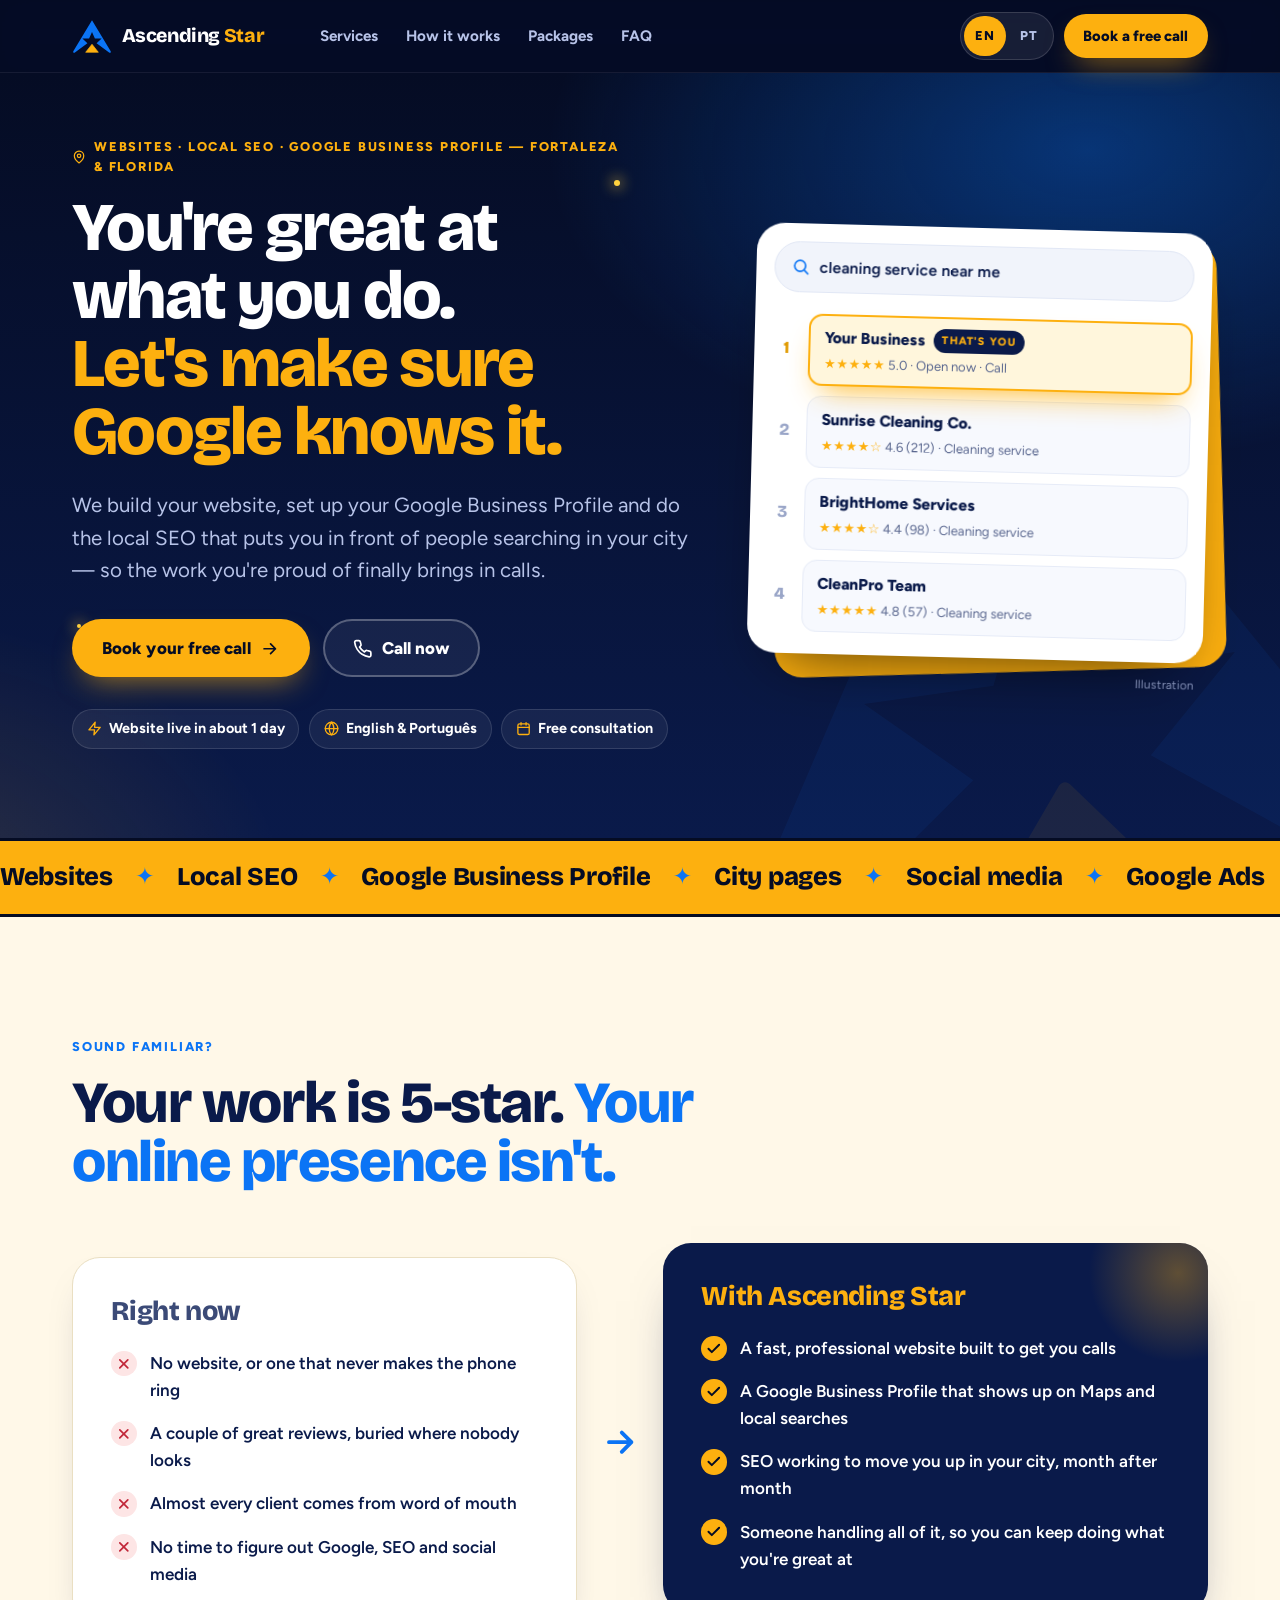
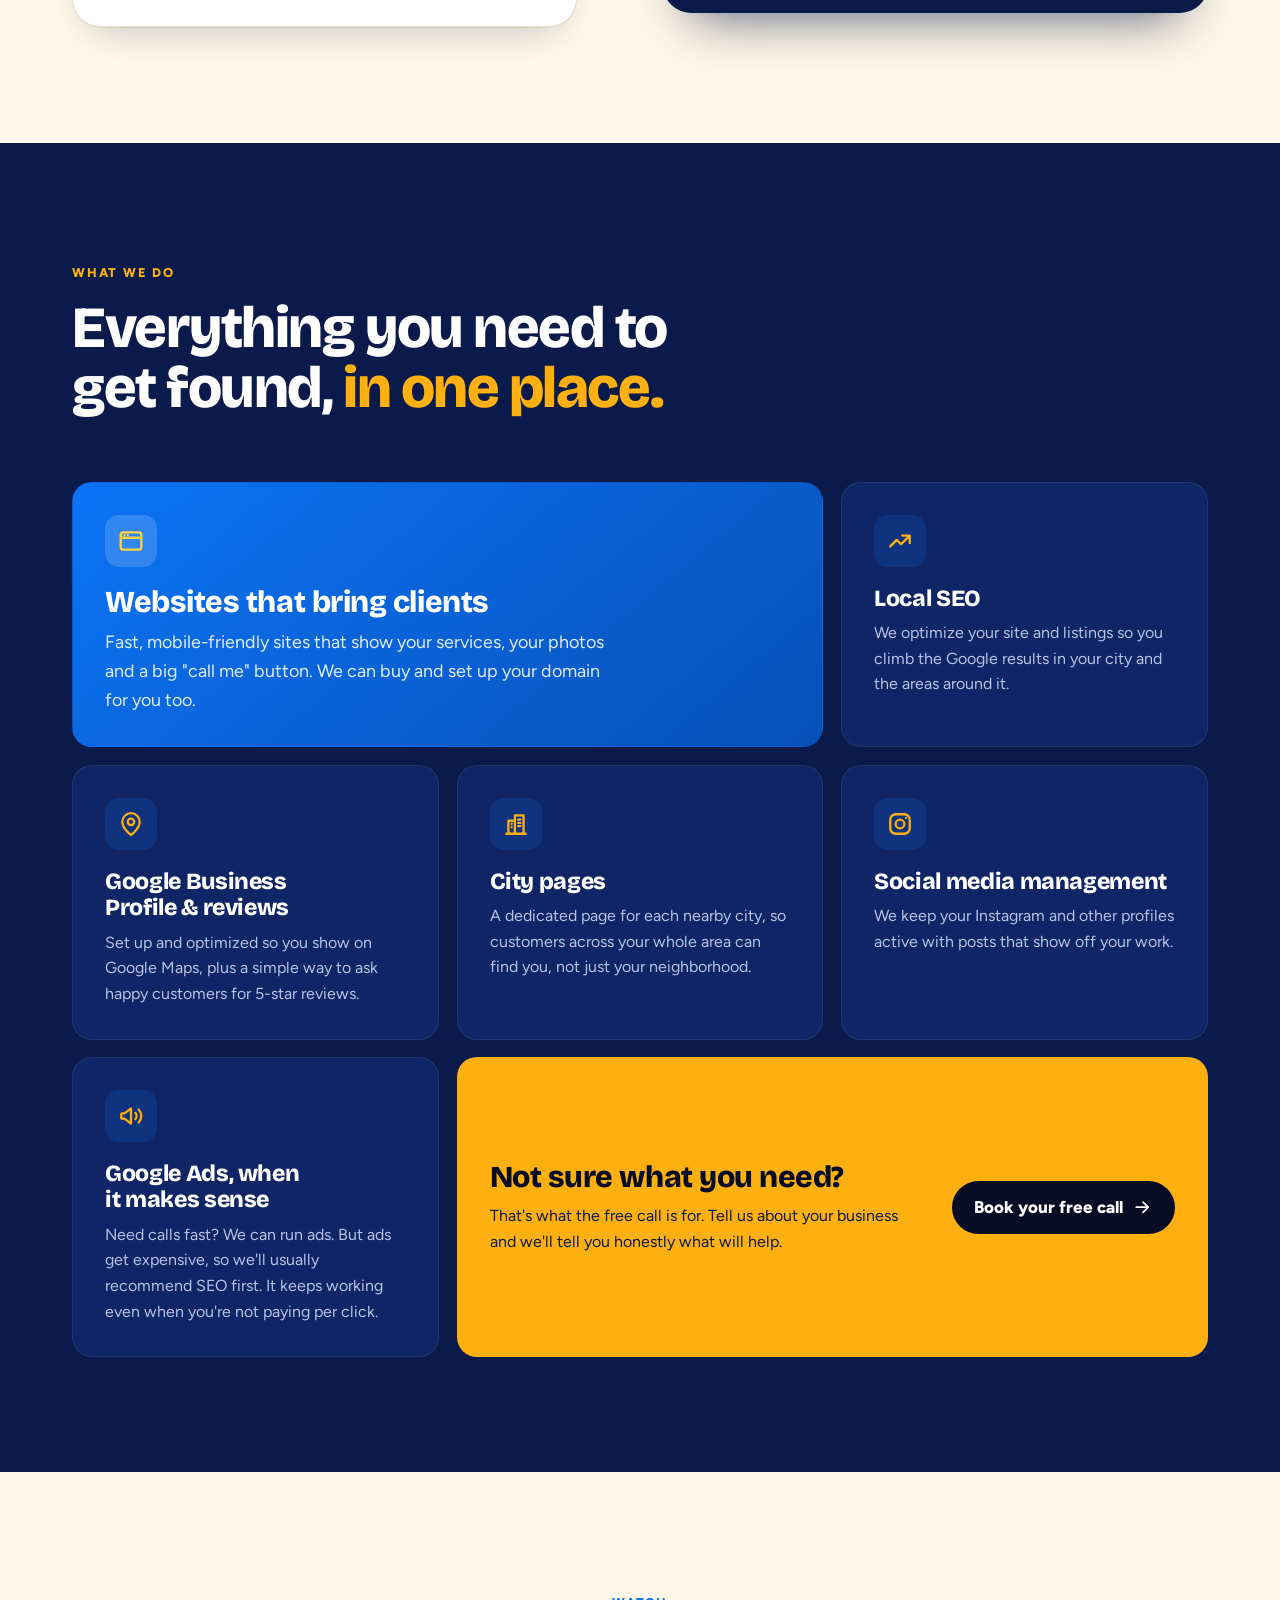
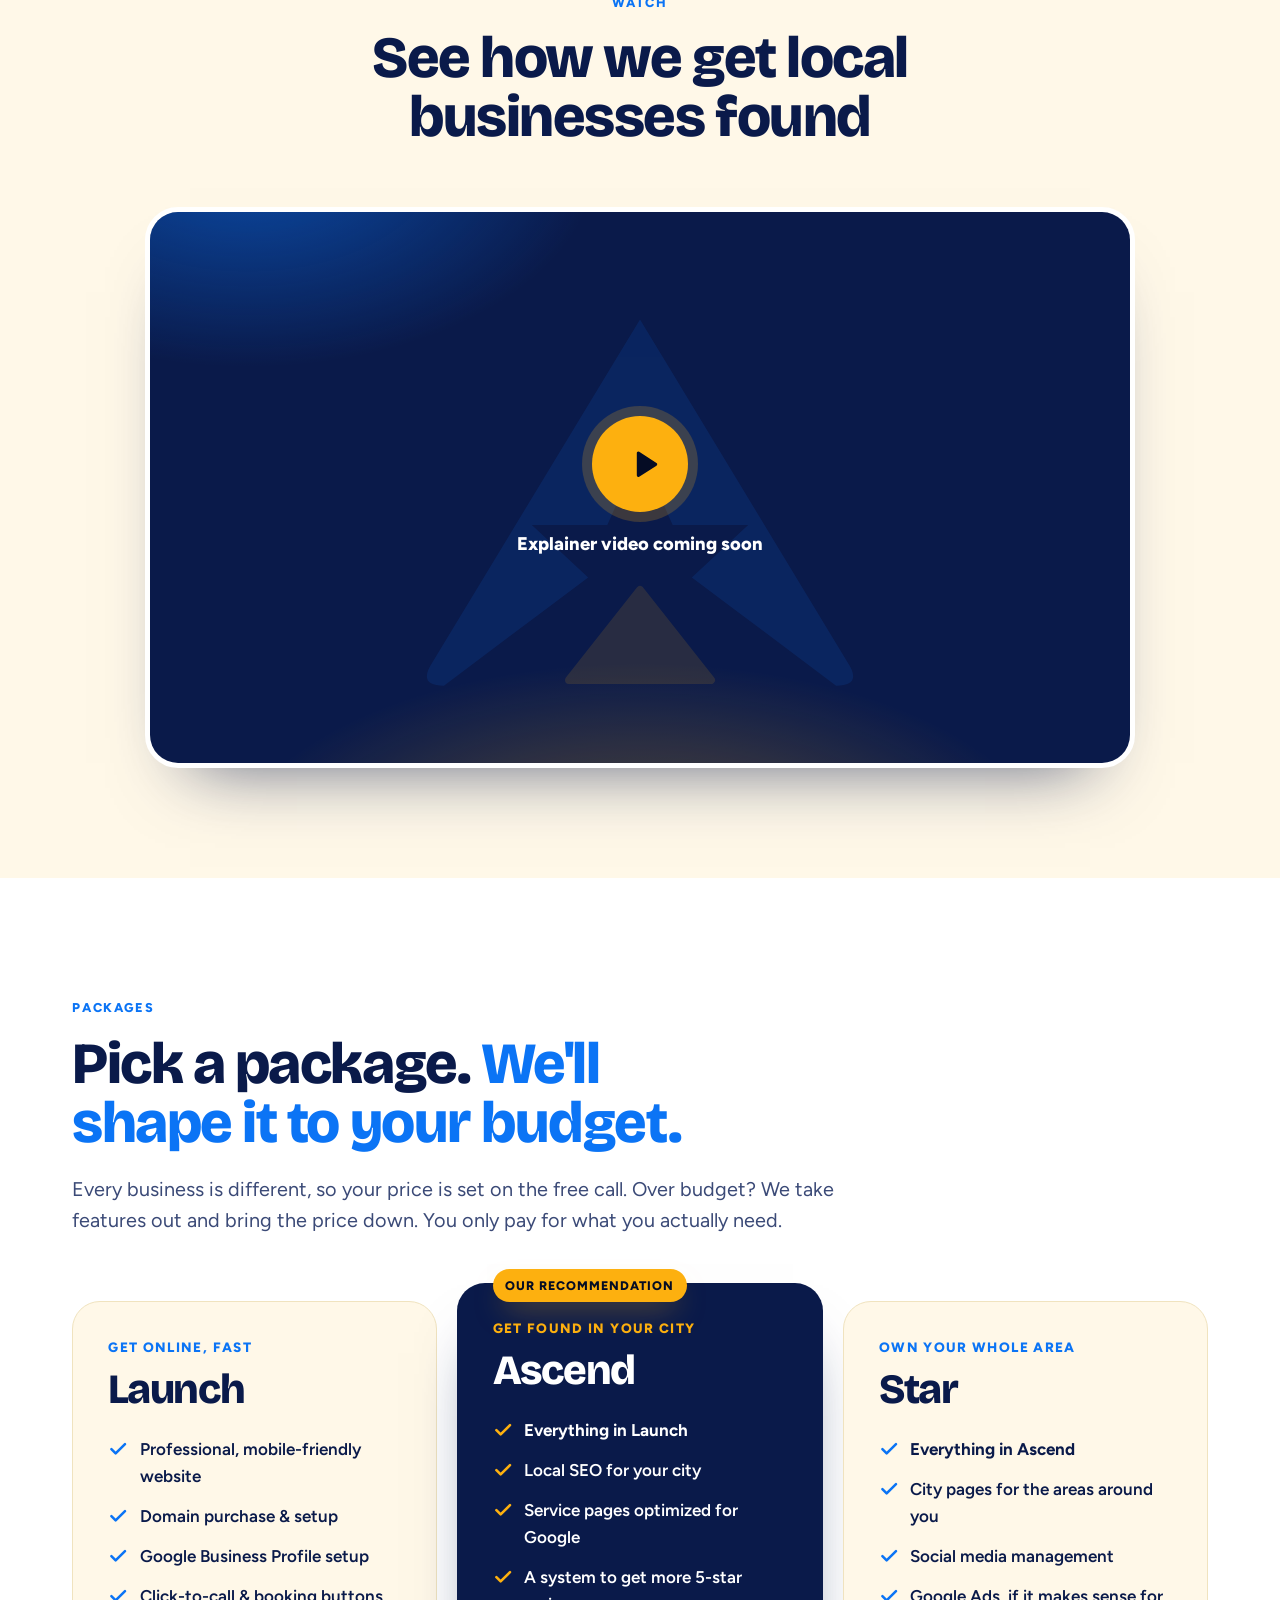
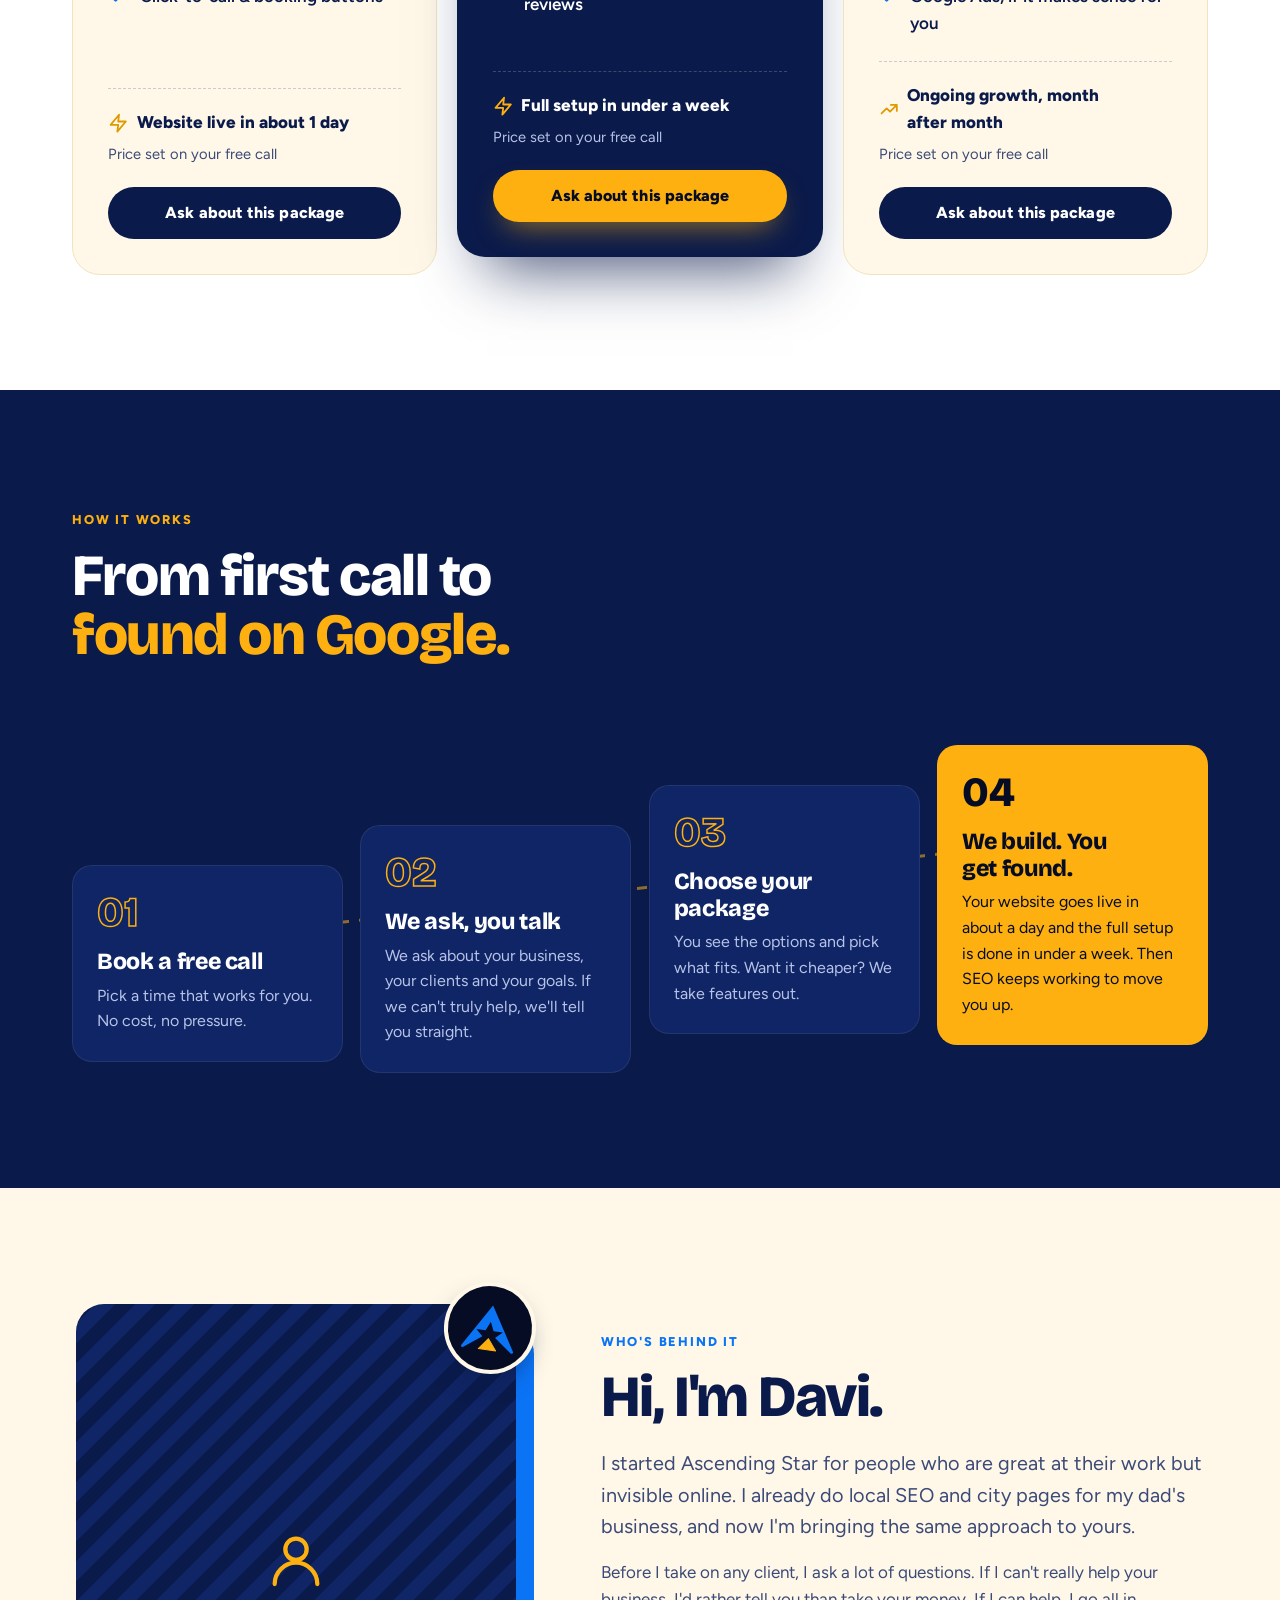
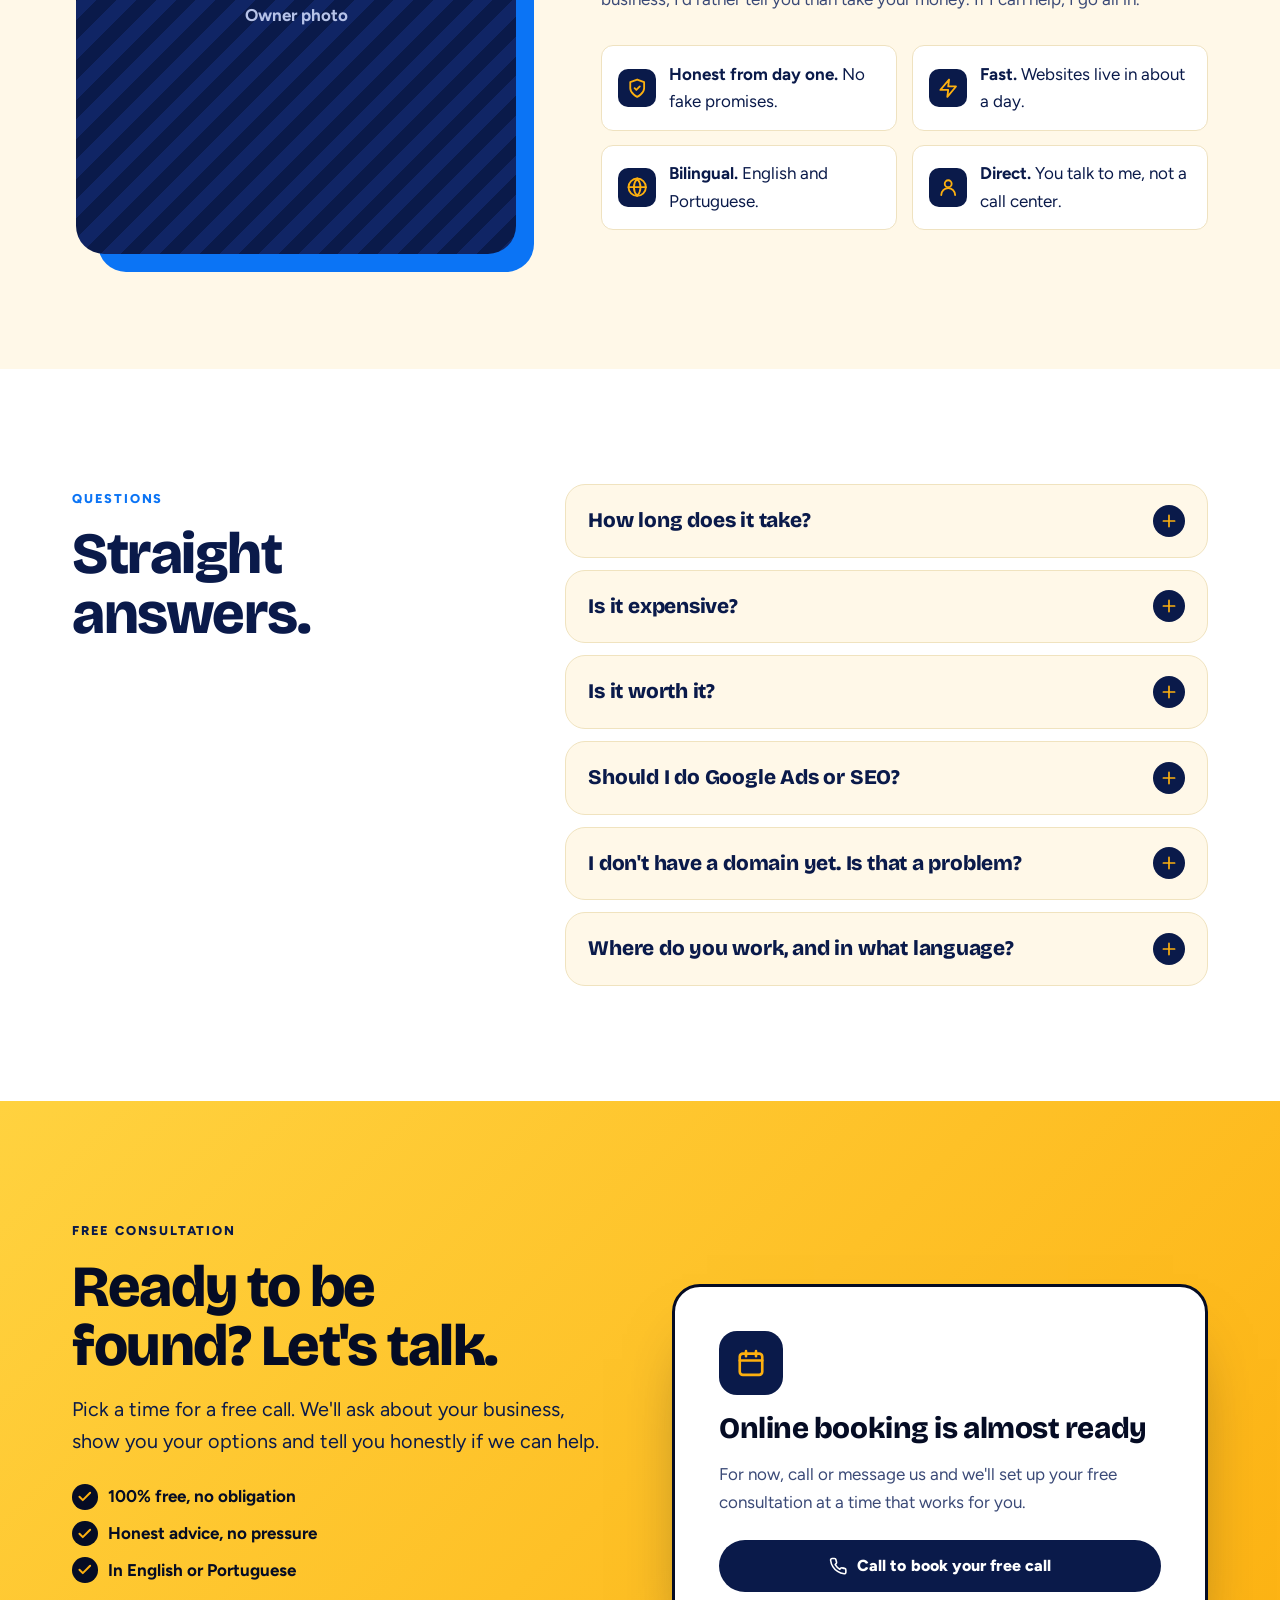
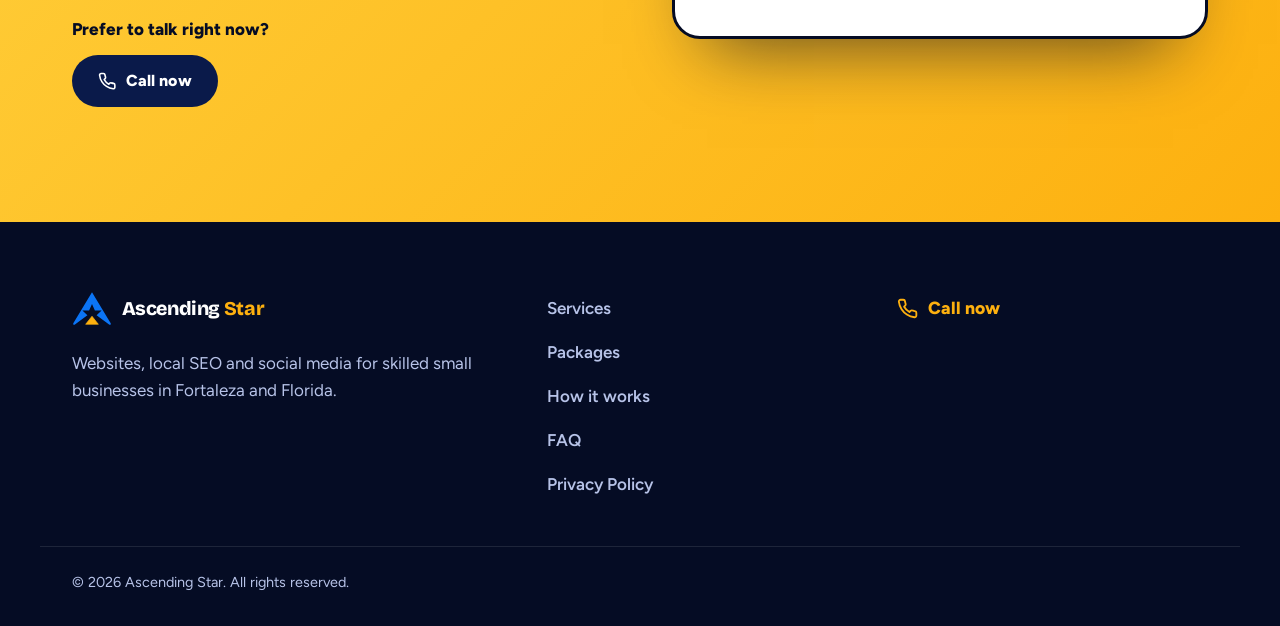
<file: index.html>
<!doctype html>
<html lang="en">
<head>
  <meta charset="utf-8">
  <meta name="viewport" content="width=device-width, initial-scale=1, viewport-fit=cover">
  <title data-i18n="meta.title">Ascending Star | Websites & Local SEO for Small Businesses — Fortaleza & Florida</title>
  <meta name="description" data-i18n-attr="content:meta.desc" content="Ascending Star builds websites, sets up Google Business Profiles and does local SEO so skilled small businesses in Fortaleza and Florida get found on Google. Book a free consultation.">
  <meta name="theme-color" content="#060F2C">
  <!-- TODO before launch: add <link rel="canonical" href="https://YOUR-DOMAIN/"> once the domain is bought -->
  <meta property="og:type" content="website">
  <meta property="og:site_name" content="Ascending Star">
  <meta property="og:title" content="Ascending Star | Get your business found on Google">
  <meta property="og:description" content="Websites, local SEO, Google Business Profile and social media for skilled small businesses. English & Português.">
  <meta property="og:locale" content="en_US">
  <meta property="og:locale:alternate" content="pt_BR">
  <link rel="icon" href="assets/img/favicon.svg" type="image/svg+xml">
  <link rel="preconnect" href="https://fonts.googleapis.com">
  <link rel="preconnect" href="https://fonts.gstatic.com" crossorigin>
  <link href="https://fonts.googleapis.com/css2?family=Bricolage+Grotesque:opsz,wght@12..96,600..800&family=Figtree:wght@400;500;600;700;800&display=swap" rel="stylesheet">
  <link rel="stylesheet" href="assets/css/styles.css">
  <script>document.documentElement.classList.add('js');</script>
  <script type="application/ld+json">
  {
    "@context": "https://schema.org",
    "@type": "ProfessionalService",
    "name": "Ascending Star",
    "description": "Websites, local SEO, Google Business Profile setup, city pages, social media management and Google Ads for small businesses.",
    "logo": "assets/img/logo-mark.svg",
    "areaServed": [
      { "@type": "City", "name": "Fortaleza" },
      { "@type": "State", "name": "Florida" }
    ],
    "knowsLanguage": ["en", "pt-BR"],
    "founder": { "@type": "Person", "name": "Davi" },
    "hasOfferCatalog": {
      "@type": "OfferCatalog",
      "name": "Marketing packages",
      "itemListElement": [
        { "@type": "Offer", "itemOffered": { "@type": "Service", "name": "Website design" } },
        { "@type": "Offer", "itemOffered": { "@type": "Service", "name": "Local SEO" } },
        { "@type": "Offer", "itemOffered": { "@type": "Service", "name": "Google Business Profile setup" } },
        { "@type": "Offer", "itemOffered": { "@type": "Service", "name": "Social media management" } },
        { "@type": "Offer", "itemOffered": { "@type": "Service", "name": "Google Ads management" } }
      ]
    }
  }
  </script>
</head>
<body>

<!-- Icon sprite -->
<svg width="0" height="0" style="position:absolute" aria-hidden="true">
  <symbol id="i-arrow" viewBox="0 0 24 24"><path d="M5 12h14M13 6l6 6-6 6"/></symbol>
  <symbol id="i-phone" viewBox="0 0 24 24"><path d="M22 16.9v3a2 2 0 0 1-2.2 2 19.8 19.8 0 0 1-8.6-3.1 19.5 19.5 0 0 1-6-6A19.8 19.8 0 0 1 2.1 4.2 2 2 0 0 1 4.1 2h3a2 2 0 0 1 2 1.7c.1 1 .4 1.9.7 2.8a2 2 0 0 1-.5 2.1L8.1 9.9a16 16 0 0 0 6 6l1.3-1.3a2 2 0 0 1 2.1-.4c.9.3 1.8.6 2.8.7a2 2 0 0 1 1.7 2z"/></symbol>
  <symbol id="i-chat" viewBox="0 0 24 24"><path d="M21 11.5a8.4 8.4 0 0 1-.9 3.8 8.5 8.5 0 0 1-7.6 4.7 8.4 8.4 0 0 1-3.8-.9L3 21l1.9-5.7a8.4 8.4 0 0 1-.9-3.8 8.5 8.5 0 0 1 4.7-7.6 8.4 8.4 0 0 1 3.8-.9h.5a8.5 8.5 0 0 1 8 8z"/></symbol>
  <symbol id="i-check" viewBox="0 0 24 24"><path d="M20 6 9 17l-5-5"/></symbol>
  <symbol id="i-x" viewBox="0 0 24 24"><path d="M18 6 6 18M6 6l12 12"/></symbol>
  <symbol id="i-star" viewBox="0 0 24 24"><path fill="currentColor" stroke="none" d="M12 2l3.1 6.3 6.9 1-5 4.9 1.2 6.8L12 17.8 5.8 21l1.2-6.8-5-4.9 6.9-1z"/></symbol>
  <symbol id="i-web" viewBox="0 0 24 24"><rect x="2.5" y="4" width="19" height="16" rx="2.5"/><path d="M2.5 9h19M6 6.5h.01M9 6.5h.01"/></symbol>
  <symbol id="i-trend" viewBox="0 0 24 24"><path d="M3 17l6-6 4 4 8-8M14 7h7v7"/></symbol>
  <symbol id="i-pin" viewBox="0 0 24 24"><path d="M20 10c0 6.5-8 12-8 12s-8-5.5-8-12a8 8 0 0 1 16 0z"/><circle cx="12" cy="10" r="3"/></symbol>
  <symbol id="i-city" viewBox="0 0 24 24"><path d="M3 21h18M5 21V9h6v12M11 21V4h8v17M8 12h.01M8 15h.01M14 8h2M14 11h2M14 14h2"/></symbol>
  <symbol id="i-social" viewBox="0 0 24 24"><rect x="3" y="3" width="18" height="18" rx="5"/><circle cx="12" cy="12" r="4"/><path d="M17.5 6.5h.01"/></symbol>
  <symbol id="i-ads" viewBox="0 0 24 24"><path d="M3 10.5v3a1 1 0 0 0 1 1h2l6 4.5V5L6 9.5H4a1 1 0 0 0-1 1zM16 9a4.5 4.5 0 0 1 0 6M19 6a8.5 8.5 0 0 1 0 12"/></symbol>
  <symbol id="i-play" viewBox="0 0 24 24"><path fill="currentColor" stroke="none" d="M8 5.1v13.8a1 1 0 0 0 1.5.9l10.8-6.9a1 1 0 0 0 0-1.7L9.5 4.2A1 1 0 0 0 8 5.1z"/></symbol>
  <symbol id="i-calendar" viewBox="0 0 24 24"><rect x="3" y="4.5" width="18" height="17" rx="2.5"/><path d="M16 2.5v4M8 2.5v4M3 10h18"/></symbol>
  <symbol id="i-search" viewBox="0 0 24 24"><circle cx="11" cy="11" r="7"/><path d="M21 21l-4.3-4.3"/></symbol>
  <symbol id="i-plus" viewBox="0 0 24 24"><path d="M12 5v14M5 12h14"/></symbol>
  <symbol id="i-menu" viewBox="0 0 24 24"><path d="M4 7h16M4 12h16M4 17h16"/></symbol>
  <symbol id="i-close" viewBox="0 0 24 24"><path d="M18 6 6 18M6 6l12 12"/></symbol>
  <symbol id="i-shield" viewBox="0 0 24 24"><path d="M12 22s8-4 8-10V5l-8-3-8 3v7c0 6 8 10 8 10z"/><path d="M9 12l2 2 4-4"/></symbol>
  <symbol id="i-bolt" viewBox="0 0 24 24"><path d="M13 2 3 14h9l-1 8 10-12h-9l1-8z"/></symbol>
  <symbol id="i-globe" viewBox="0 0 24 24"><circle cx="12" cy="12" r="10"/><path d="M2 12h20M12 2a15 15 0 0 1 0 20M12 2a15 15 0 0 0 0 20"/></symbol>
  <symbol id="i-user" viewBox="0 0 24 24"><circle cx="12" cy="8" r="4"/><path d="M4 21a8 8 0 0 1 16 0"/></symbol>
  <symbol id="i-mark" viewBox="110 80 800 690"><path fill="#0B74F5" stroke="none" d="M510 100 L878 708 Q906 750 858 750 L602 558 L702 465 L568 465 L510 335 L452 465 L318 465 L418 558 L162 750 Q114 750 142 708 Z"/><path fill="#FDB00F" stroke="#FDB00F" stroke-width="14" stroke-linejoin="round" d="M510 580 L636 740 L384 740 Z"/></symbol>
</svg>

<a class="skip-link" href="#main" data-i18n="a11y.skip">Skip to content</a>

<!-- ============ HEADER ============ -->
<header class="site-header" id="top">
  <div class="container header-inner">
    <a class="brand" href="#top" aria-label="Ascending Star — home">
      <svg class="brand-mark" aria-hidden="true"><use href="#i-mark"/></svg>
      <span class="brand-word">Ascending <b>Star</b></span>
    </a>

    <nav class="nav" id="site-nav" aria-label="Main">
      <a href="#services" data-i18n="nav.services">Services</a>
      <a href="#how" data-i18n="nav.how">How it works</a>
      <a href="#packages" data-i18n="nav.packages">Packages</a>
      <a href="#faq" data-i18n="nav.faq">FAQ</a>
      <a class="nav-call" href="#book" data-call>
        <svg class="ic" aria-hidden="true"><use href="#i-phone"/></svg>
        <span data-phone-text data-i18n="cta.call">Call now</span>
      </a>
    </nav>

    <div class="header-actions">
      <div class="lang-switch" role="group" aria-label="Language / Idioma">
        <button type="button" data-lang="en" aria-pressed="true">EN</button>
        <button type="button" data-lang="pt" aria-pressed="false">PT</button>
      </div>
      <a class="btn btn-gold btn-sm header-cta" href="#book" data-i18n="cta.bookShort">Book a free call</a>
      <button class="nav-toggle" type="button" aria-expanded="false" aria-controls="site-nav" data-i18n-attr="aria-label:a11y.menu" aria-label="Open menu">
        <svg class="ic ic-open" aria-hidden="true"><use href="#i-menu"/></svg>
        <svg class="ic ic-close" aria-hidden="true"><use href="#i-close"/></svg>
      </button>
    </div>
  </div>
</header>

<main id="main">

  <!-- ============ HERO ============ -->
  <section class="hero" aria-labelledby="hero-title">
    <div class="hero-bg" aria-hidden="true">
      <svg class="hero-ghost"><use href="#i-mark"/></svg>
      <span class="spark s1"></span><span class="spark s2"></span><span class="spark s3"></span>
    </div>

    <div class="container hero-grid">
      <div class="hero-copy">
        <p class="eyebrow eyebrow-dark">
          <svg class="ic" aria-hidden="true"><use href="#i-pin"/></svg>
          <span data-i18n="hero.eyebrow">Websites · Local SEO · Google Business Profile — Fortaleza &amp; Florida</span>
        </p>
        <h1 id="hero-title" data-i18n="hero.title">You're great at what you do. <span class="hl">Let's make sure Google knows it.</span></h1>
        <p class="hero-sub" data-i18n="hero.sub">We build your website, set up your Google Business Profile and do the local SEO that puts you in front of people searching in your city — so the work you're proud of finally brings in calls.</p>

        <div class="hero-ctas">
          <a class="btn btn-gold btn-lg" href="#book">
            <span data-i18n="cta.book">Book your free call</span>
            <svg class="ic" aria-hidden="true"><use href="#i-arrow"/></svg>
          </a>
          <a class="btn btn-ghost btn-lg" href="#book" data-call>
            <svg class="ic" aria-hidden="true"><use href="#i-phone"/></svg>
            <span data-i18n="cta.call">Call now</span>
          </a>
        </div>

        <ul class="hero-chips">
          <li><svg class="ic" aria-hidden="true"><use href="#i-bolt"/></svg><span data-i18n="hero.chip1">Website live in about 1 day</span></li>
          <li><svg class="ic" aria-hidden="true"><use href="#i-globe"/></svg><span>English &amp; Português</span></li>
          <li><svg class="ic" aria-hidden="true"><use href="#i-calendar"/></svg><span data-i18n="hero.chip3">Free consultation</span></li>
        </ul>
      </div>

      <!-- Search-result illustration: "Your Business" ascends to #1 -->
      <figure class="serp" aria-hidden="true">
        <div class="serp-card">
          <div class="serp-search">
            <svg class="ic" aria-hidden="true"><use href="#i-search"/></svg>
            <span data-i18n="serp.query">cleaning service near me</span>
          </div>
          <div class="serp-body">
            <ol class="serp-ranks"><li>1</li><li>2</li><li>3</li><li>4</li></ol>
            <div class="serp-results" id="serp-results">
              <div class="result r-a">
                <span class="r-name">Sunrise Cleaning Co.</span>
                <span class="r-meta"><span class="r-stars">★★★★☆</span> 4.6 (212) · <span data-i18n="serp.cat">Cleaning service</span></span>
              </div>
              <div class="result r-b">
                <span class="r-name">BrightHome Services</span>
                <span class="r-meta"><span class="r-stars">★★★★☆</span> 4.4 (98) · <span data-i18n="serp.cat2">Cleaning service</span></span>
              </div>
              <div class="result r-c">
                <span class="r-name">CleanPro Team</span>
                <span class="r-meta"><span class="r-stars">★★★★★</span> 4.8 (57) · <span data-i18n="serp.cat3">Cleaning service</span></span>
              </div>
              <div class="result r-you">
                <span class="r-name"><span data-i18n="serp.you">Your Business</span> <span class="r-badge" data-i18n="serp.badge">That's you</span></span>
                <span class="r-meta"><span class="r-stars">★★★★★</span> 5.0 · <span data-i18n="serp.open">Open now · Call</span></span>
              </div>
            </div>
          </div>
        </div>
        <figcaption data-i18n="serp.caption">Illustration</figcaption>
      </figure>
    </div>
  </section>

  <!-- ============ MARQUEE ============ -->
  <div class="marquee" aria-label="Services" data-i18n-attr="aria-label:marquee.label">
    <div class="marquee-track">
      <ul class="marquee-list">
        <li data-i18n="mq.1">Websites</li><li data-i18n="mq.2">Local SEO</li><li data-i18n="mq.3">Google Business Profile</li><li data-i18n="mq.4">City pages</li><li data-i18n="mq.5">Social media</li><li>Google Ads</li><li data-i18n="mq.7">Domains</li><li data-i18n="mq.8">More reviews</li>
      </ul>
      <ul class="marquee-list" aria-hidden="true">
        <li data-i18n="mq.1">Websites</li><li data-i18n="mq.2">Local SEO</li><li data-i18n="mq.3">Google Business Profile</li><li data-i18n="mq.4">City pages</li><li data-i18n="mq.5">Social media</li><li>Google Ads</li><li data-i18n="mq.7">Domains</li><li data-i18n="mq.8">More reviews</li>
      </ul>
    </div>
  </div>

  <!-- ============ PROBLEM / BEFORE-AFTER ============ -->
  <section class="section section-cream" aria-labelledby="problem-title">
    <div class="container">
      <div class="section-head reveal">
        <p class="eyebrow" data-i18n="problem.eyebrow">Sound familiar?</p>
        <h2 id="problem-title" data-i18n="problem.title">Your work is 5-star. <span class="hl-blue">Your online presence isn't.</span></h2>
      </div>

      <div class="ba-grid">
        <article class="ba-card ba-before reveal">
          <h3 data-i18n="problem.beforeTitle">Right now</h3>
          <ul class="ba-list">
            <li><svg class="ic" aria-hidden="true"><use href="#i-x"/></svg><span data-i18n="problem.b1">No website, or one that never makes the phone ring</span></li>
            <li><svg class="ic" aria-hidden="true"><use href="#i-x"/></svg><span data-i18n="problem.b2">A couple of great reviews, buried where nobody looks</span></li>
            <li><svg class="ic" aria-hidden="true"><use href="#i-x"/></svg><span data-i18n="problem.b3">Almost every client comes from word of mouth</span></li>
            <li><svg class="ic" aria-hidden="true"><use href="#i-x"/></svg><span data-i18n="problem.b4">No time to figure out Google, SEO and social media</span></li>
          </ul>
        </article>

        <div class="ba-arrow" aria-hidden="true"><svg class="ic"><use href="#i-arrow"/></svg></div>

        <article class="ba-card ba-after reveal">
          <h3 data-i18n="problem.afterTitle">With Ascending Star</h3>
          <ul class="ba-list">
            <li><svg class="ic" aria-hidden="true"><use href="#i-check"/></svg><span data-i18n="problem.a1">A fast, professional website built to get you calls</span></li>
            <li><svg class="ic" aria-hidden="true"><use href="#i-check"/></svg><span data-i18n="problem.a2">A Google Business Profile that shows up on Maps and local searches</span></li>
            <li><svg class="ic" aria-hidden="true"><use href="#i-check"/></svg><span data-i18n="problem.a3">SEO working to move you up in your city, month after month</span></li>
            <li><svg class="ic" aria-hidden="true"><use href="#i-check"/></svg><span data-i18n="problem.a4">Someone handling all of it, so you can keep doing what you're great at</span></li>
          </ul>
        </article>
      </div>
    </div>
  </section>

  <!-- ============ SERVICES ============ -->
  <section class="section section-navy" id="services" aria-labelledby="services-title">
    <div class="container">
      <div class="section-head reveal">
        <p class="eyebrow eyebrow-dark" data-i18n="services.eyebrow">What we do</p>
        <h2 id="services-title" data-i18n="services.title">Everything you need to get found, <span class="hl">in one place.</span></h2>
      </div>

      <div class="bento">
        <article class="svc svc-wide reveal">
          <span class="svc-icon"><svg class="ic" aria-hidden="true"><use href="#i-web"/></svg></span>
          <h3 data-i18n="svc.1t">Websites that bring clients</h3>
          <p data-i18n="svc.1d">Fast, mobile-friendly sites that show your services, your photos and a big "call me" button. We can buy and set up your domain for you too.</p>
        </article>
        <article class="svc reveal">
          <span class="svc-icon"><svg class="ic" aria-hidden="true"><use href="#i-trend"/></svg></span>
          <h3 data-i18n="svc.2t">Local SEO</h3>
          <p data-i18n="svc.2d">We optimize your site and listings so you climb the Google results in your city and the areas around it.</p>
        </article>
        <article class="svc reveal">
          <span class="svc-icon"><svg class="ic" aria-hidden="true"><use href="#i-pin"/></svg></span>
          <h3 data-i18n="svc.3t">Google Business Profile &amp; reviews</h3>
          <p data-i18n="svc.3d">Set up and optimized so you show on Google Maps, plus a simple way to ask happy customers for 5-star reviews.</p>
        </article>
        <article class="svc reveal">
          <span class="svc-icon"><svg class="ic" aria-hidden="true"><use href="#i-city"/></svg></span>
          <h3 data-i18n="svc.4t">City pages</h3>
          <p data-i18n="svc.4d">A dedicated page for each nearby city, so customers across your whole area can find you, not just your neighborhood.</p>
        </article>
        <article class="svc reveal">
          <span class="svc-icon"><svg class="ic" aria-hidden="true"><use href="#i-social"/></svg></span>
          <h3 data-i18n="svc.5t">Social media management</h3>
          <p data-i18n="svc.5d">We keep your Instagram and other profiles active with posts that show off your work.</p>
        </article>
        <article class="svc reveal">
          <span class="svc-icon"><svg class="ic" aria-hidden="true"><use href="#i-ads"/></svg></span>
          <h3 data-i18n="svc.6t">Google Ads, when it makes sense</h3>
          <p data-i18n="svc.6d">Need calls fast? We can run ads. But ads get expensive, so we'll usually recommend SEO first. It keeps working even when you're not paying per click.</p>
        </article>
        <a class="svc svc-cta reveal" href="#book">
          <h3 data-i18n="svc.ctaT">Not sure what you need?</h3>
          <p data-i18n="svc.ctaD">That's what the free call is for. Tell us about your business and we'll tell you honestly what will help.</p>
          <span class="svc-cta-link"><span data-i18n="cta.book">Book your free call</span><svg class="ic" aria-hidden="true"><use href="#i-arrow"/></svg></span>
        </a>
      </div>
    </div>
  </section>

  <!-- ============ VIDEO ============ -->
  <section class="section section-cream" id="video" aria-labelledby="video-title">
    <div class="container video-wrap">
      <div class="section-head reveal">
        <p class="eyebrow" data-i18n="video.eyebrow">Watch</p>
        <h2 id="video-title" data-i18n="video.title">See how we get local businesses found</h2>
      </div>
      <div class="video-frame reveal" id="video-frame">
        <button class="video-poster" type="button" id="video-play">
          <svg class="video-ghost" aria-hidden="true"><use href="#i-mark"/></svg>
          <span class="play-btn" aria-hidden="true"><svg class="ic"><use href="#i-play"/></svg></span>
          <span class="video-label" data-i18n="video.play">Play the explainer video</span>
        </button>
      </div>
    </div>
  </section>

  <!-- ============ PACKAGES ============ -->
  <section class="section section-white" id="packages" aria-labelledby="packages-title">
    <div class="container">
      <div class="section-head reveal">
        <p class="eyebrow" data-i18n="pk.eyebrow">Packages</p>
        <h2 id="packages-title" data-i18n="pk.title">Pick a package. <span class="hl-blue">We'll shape it to your budget.</span></h2>
        <p class="lead" data-i18n="pk.lead">Every business is different, so your price is set on the free call. Over budget? We take features out and bring the price down. You only pay for what you actually need.</p>
      </div>

      <div class="pk-grid">
        <article class="pk reveal">
          <p class="pk-tag" data-i18n="pk.1tag">Get online, fast</p>
          <h3>Launch</h3>
          <ul class="pk-list">
            <li><svg class="ic" aria-hidden="true"><use href="#i-check"/></svg><span data-i18n="pk.1a">Professional, mobile-friendly website</span></li>
            <li><svg class="ic" aria-hidden="true"><use href="#i-check"/></svg><span data-i18n="pk.1b">Domain purchase &amp; setup</span></li>
            <li><svg class="ic" aria-hidden="true"><use href="#i-check"/></svg><span data-i18n="pk.1c">Google Business Profile setup</span></li>
            <li><svg class="ic" aria-hidden="true"><use href="#i-check"/></svg><span data-i18n="pk.1d">Click-to-call &amp; booking buttons</span></li>
          </ul>
          <p class="pk-time"><svg class="ic" aria-hidden="true"><use href="#i-bolt"/></svg><span data-i18n="pk.1time">Website live in about 1 day</span></p>
          <p class="pk-price" data-i18n="pk.price">Price set on your free call</p>
          <a class="btn btn-navy btn-block" href="#book" data-i18n="pk.cta">Ask about this package</a>
        </article>

        <article class="pk pk-featured reveal">
          <p class="pk-ribbon" data-i18n="pk.reco">Our recommendation</p>
          <p class="pk-tag" data-i18n="pk.2tag">Get found in your city</p>
          <h3>Ascend</h3>
          <ul class="pk-list">
            <li><svg class="ic" aria-hidden="true"><use href="#i-check"/></svg><span data-i18n="pk.2a"><strong>Everything in Launch</strong></span></li>
            <li><svg class="ic" aria-hidden="true"><use href="#i-check"/></svg><span data-i18n="pk.2b">Local SEO for your city</span></li>
            <li><svg class="ic" aria-hidden="true"><use href="#i-check"/></svg><span data-i18n="pk.2c">Service pages optimized for Google</span></li>
            <li><svg class="ic" aria-hidden="true"><use href="#i-check"/></svg><span data-i18n="pk.2d">A system to get more 5-star reviews</span></li>
          </ul>
          <p class="pk-time"><svg class="ic" aria-hidden="true"><use href="#i-bolt"/></svg><span data-i18n="pk.2time">Full setup in under a week</span></p>
          <p class="pk-price" data-i18n="pk.price">Price set on your free call</p>
          <a class="btn btn-gold btn-block" href="#book" data-i18n="pk.cta">Ask about this package</a>
        </article>

        <article class="pk reveal">
          <p class="pk-tag" data-i18n="pk.3tag">Own your whole area</p>
          <h3>Star</h3>
          <ul class="pk-list">
            <li><svg class="ic" aria-hidden="true"><use href="#i-check"/></svg><span data-i18n="pk.3a"><strong>Everything in Ascend</strong></span></li>
            <li><svg class="ic" aria-hidden="true"><use href="#i-check"/></svg><span data-i18n="pk.3b">City pages for the areas around you</span></li>
            <li><svg class="ic" aria-hidden="true"><use href="#i-check"/></svg><span data-i18n="pk.3c">Social media management</span></li>
            <li><svg class="ic" aria-hidden="true"><use href="#i-check"/></svg><span data-i18n="pk.3d">Google Ads, if it makes sense for you</span></li>
          </ul>
          <p class="pk-time"><svg class="ic" aria-hidden="true"><use href="#i-trend"/></svg><span data-i18n="pk.3time">Ongoing growth, month after month</span></p>
          <p class="pk-price" data-i18n="pk.price">Price set on your free call</p>
          <a class="btn btn-navy btn-block" href="#book" data-i18n="pk.cta">Ask about this package</a>
        </article>
      </div>
    </div>
  </section>

  <!-- ============ PROCESS ============ -->
  <section class="section section-navy" id="how" aria-labelledby="how-title">
    <div class="container">
      <div class="section-head reveal">
        <p class="eyebrow eyebrow-dark" data-i18n="how.eyebrow">How it works</p>
        <h2 id="how-title" data-i18n="how.title">From first call to <span class="hl">found on Google.</span></h2>
      </div>

      <ol class="steps">
        <li class="step reveal">
          <span class="step-num">01</span>
          <h3 data-i18n="how.1t">Book a free call</h3>
          <p data-i18n="how.1d">Pick a time that works for you. No cost, no pressure.</p>
        </li>
        <li class="step reveal">
          <span class="step-num">02</span>
          <h3 data-i18n="how.2t">We ask, you talk</h3>
          <p data-i18n="how.2d">We ask about your business, your clients and your goals. If we can't truly help, we'll tell you straight.</p>
        </li>
        <li class="step reveal">
          <span class="step-num">03</span>
          <h3 data-i18n="how.3t">Choose your package</h3>
          <p data-i18n="how.3d">You see the options and pick what fits. Want it cheaper? We take features out.</p>
        </li>
        <li class="step reveal">
          <span class="step-num">04</span>
          <h3 data-i18n="how.4t">We build. You get found.</h3>
          <p data-i18n="how.4d">Your website goes live in about a day and the full setup is done in under a week. Then SEO keeps working to move you up.</p>
        </li>
      </ol>
    </div>
  </section>

  <!-- ============ OWNER ============ -->
  <section class="section section-cream" id="about" aria-labelledby="owner-title">
    <div class="container owner-grid">
      <figure class="owner-photo reveal" id="owner-photo">
        <div class="owner-placeholder">
          <svg class="ic" aria-hidden="true"><use href="#i-user"/></svg>
          <span data-i18n="owner.photo">Owner photo</span>
        </div>
        <span class="owner-sticker" aria-hidden="true"><svg><use href="#i-mark"/></svg></span>
      </figure>

      <div class="owner-copy reveal">
        <p class="eyebrow" data-i18n="owner.eyebrow">Who's behind it</p>
        <h2 id="owner-title" data-i18n="owner.title">Hi, I'm Davi.</h2>
        <p class="lead" data-i18n="owner.p1">I started Ascending Star for people who are great at their work but invisible online. I already do local SEO and city pages for my dad's business, and now I'm bringing the same approach to yours.</p>
        <p data-i18n="owner.p2">Before I take on any client, I ask a lot of questions. If I can't really help your business, I'd rather tell you than take your money. If I can help, I go all in.</p>

        <ul class="owner-points">
          <li><svg class="ic" aria-hidden="true"><use href="#i-shield"/></svg><span data-i18n="owner.pt1"><strong>Honest from day one.</strong> No fake promises.</span></li>
          <li><svg class="ic" aria-hidden="true"><use href="#i-bolt"/></svg><span data-i18n="owner.pt2"><strong>Fast.</strong> Websites live in about a day.</span></li>
          <li><svg class="ic" aria-hidden="true"><use href="#i-globe"/></svg><span data-i18n="owner.pt3"><strong>Bilingual.</strong> English and Portuguese.</span></li>
          <li><svg class="ic" aria-hidden="true"><use href="#i-user"/></svg><span data-i18n="owner.pt4"><strong>Direct.</strong> You talk to me, not a call center.</span></li>
        </ul>
      </div>
    </div>
  </section>

  <!-- ============ FAQ ============ -->
  <section class="section section-white" id="faq" aria-labelledby="faq-title">
    <div class="container faq-wrap">
      <div class="section-head reveal">
        <p class="eyebrow" data-i18n="faq.eyebrow">Questions</p>
        <h2 id="faq-title" data-i18n="faq.title">Straight answers.</h2>
      </div>

      <div class="faq-list">
        <details class="faq reveal">
          <summary><span data-i18n="faq.1q">How long does it take?</span><svg class="ic" aria-hidden="true"><use href="#i-plus"/></svg></summary>
          <p data-i18n="faq.1a">Most websites go live in about 1 day. A full package (website, Google Business Profile and SEO setup) is usually ready in under a week. SEO results then build over the following weeks and months.</p>
        </details>
        <details class="faq reveal">
          <summary><span data-i18n="faq.2q">Is it expensive?</span><svg class="ic" aria-hidden="true"><use href="#i-plus"/></svg></summary>
          <p data-i18n="faq.2a">It depends on what you need, and you decide. On the free call we show you the options. If the price is too high, we take features out until it fits your budget. We'll also tell you when you don't need something, like expensive ads.</p>
        </details>
        <details class="faq reveal">
          <summary><span data-i18n="faq.3q">Is it worth it?</span><svg class="ic" aria-hidden="true"><use href="#i-plus"/></svg></summary>
          <p data-i18n="faq.3a">If people are searching for your service in your city and can't find you, they're calling someone else. A good website and Google presence work for you 24/7. And we'll be honest: if we don't think we can help your business, we'll say so on the call.</p>
        </details>
        <details class="faq reveal">
          <summary><span data-i18n="faq.4q">Should I do Google Ads or SEO?</span><svg class="ic" aria-hidden="true"><use href="#i-plus"/></svg></summary>
          <p data-i18n="faq.4a">Ads can bring calls quickly, but they get expensive and stop the moment you stop paying. SEO takes a little longer but keeps bringing customers in. For most small businesses we recommend starting with SEO.</p>
        </details>
        <details class="faq reveal">
          <summary><span data-i18n="faq.5q">I don't have a domain yet. Is that a problem?</span><svg class="ic" aria-hidden="true"><use href="#i-plus"/></svg></summary>
          <p data-i18n="faq.5a">Not at all. We buy and set up the domain for you. A .com usually costs more than options like .shop, and we'll explain the choices on the call.</p>
        </details>
        <details class="faq reveal">
          <summary><span data-i18n="faq.6q">Where do you work, and in what language?</span><svg class="ic" aria-hidden="true"><use href="#i-plus"/></svg></summary>
          <p data-i18n="faq.6a">We work with small businesses in Brazil, starting in Fortaleza, and in Florida, USA. Everything can be done in English or Portuguese.</p>
        </details>
      </div>
    </div>
  </section>

  <!-- ============ BOOK ============ -->
  <section class="section section-gold" id="book" aria-labelledby="book-title">
    <div class="container book-grid">
      <div class="book-copy">
        <p class="eyebrow eyebrow-ink" data-i18n="book.eyebrow">Free consultation</p>
        <h2 id="book-title" data-i18n="book.title">Ready to be found? Let's talk.</h2>
        <p class="lead" data-i18n="book.lead">Pick a time for a free call. We'll ask about your business, show you your options and tell you honestly if we can help.</p>
        <ul class="book-points">
          <li><svg class="ic" aria-hidden="true"><use href="#i-check"/></svg><span data-i18n="book.p1">100% free, no obligation</span></li>
          <li><svg class="ic" aria-hidden="true"><use href="#i-check"/></svg><span data-i18n="book.p2">Honest advice, no pressure</span></li>
          <li><svg class="ic" aria-hidden="true"><use href="#i-check"/></svg><span data-i18n="book.p3">In English or Portuguese</span></li>
        </ul>
        <p class="book-alt" data-i18n="book.alt">Prefer to talk right now?</p>
        <div class="book-alt-btns">
          <a class="btn btn-navy" href="#book" data-call>
            <svg class="ic" aria-hidden="true"><use href="#i-phone"/></svg>
            <span data-phone-text data-i18n="cta.call">Call now</span>
          </a>
          <a class="btn btn-outline-ink" href="#book" data-whatsapp hidden>
            <svg class="ic" aria-hidden="true"><use href="#i-chat"/></svg>
            <span>WhatsApp</span>
          </a>
        </div>
      </div>

      <div class="book-card" id="booking">
        <div class="booking-embed" id="booking-embed" hidden></div>
        <div class="booking-fallback" id="booking-fallback">
          <span class="booking-icon"><svg class="ic" aria-hidden="true"><use href="#i-calendar"/></svg></span>
          <h3 data-i18n="book.fbT">Online booking is almost ready</h3>
          <p data-i18n="book.fbD">For now, call or message us and we'll set up your free consultation at a time that works for you.</p>
          <a class="btn btn-navy btn-block" href="#book" data-call>
            <svg class="ic" aria-hidden="true"><use href="#i-phone"/></svg>
            <span data-i18n="book.fbCta">Call to book your free call</span>
          </a>
        </div>
      </div>
    </div>
  </section>

</main>

<!-- ============ FOOTER ============ -->
<footer class="site-footer">
  <div class="container footer-grid">
    <div class="footer-brand">
      <a class="brand" href="#top" aria-label="Ascending Star — back to top">
        <svg class="brand-mark" aria-hidden="true"><use href="#i-mark"/></svg>
        <span class="brand-word">Ascending <b>Star</b></span>
      </a>
      <p data-i18n="footer.tag">Websites, local SEO and social media for skilled small businesses in Fortaleza and Florida.</p>
    </div>
    <nav class="footer-links" aria-label="Footer">
      <a href="#services" data-i18n="nav.services">Services</a>
      <a href="#packages" data-i18n="nav.packages">Packages</a>
      <a href="#how" data-i18n="nav.how">How it works</a>
      <a href="#faq" data-i18n="nav.faq">FAQ</a>
      <a href="privacy.html" data-i18n="footer.privacy">Privacy Policy</a>
    </nav>
    <div class="footer-contact">
      <a href="#book" data-call class="footer-phone">
        <svg class="ic" aria-hidden="true"><use href="#i-phone"/></svg>
        <span data-phone-text data-i18n="cta.call">Call now</span>
      </a>
      <a href="#" data-instagram hidden class="footer-social" target="_blank" rel="noopener">
        <svg class="ic" aria-hidden="true"><use href="#i-social"/></svg>
        <span>Instagram</span>
      </a>
    </div>
  </div>
  <div class="container footer-bottom">
    <p>© <span id="year">2026</span> Ascending Star. <span data-i18n="footer.rights">All rights reserved.</span></p>
  </div>
</footer>

<!-- Mobile sticky action bar -->
<div class="mobile-bar" aria-label="Quick actions">
  <a class="btn btn-ghost" href="#book" data-call>
    <svg class="ic" aria-hidden="true"><use href="#i-phone"/></svg>
    <span data-i18n="mbar.call">Call</span>
  </a>
  <a class="btn btn-gold" href="#book">
    <span data-i18n="cta.bookShort">Book a free call</span>
  </a>
</div>

<script src="assets/js/main.js" defer></script>
</body>
</html>
</file>
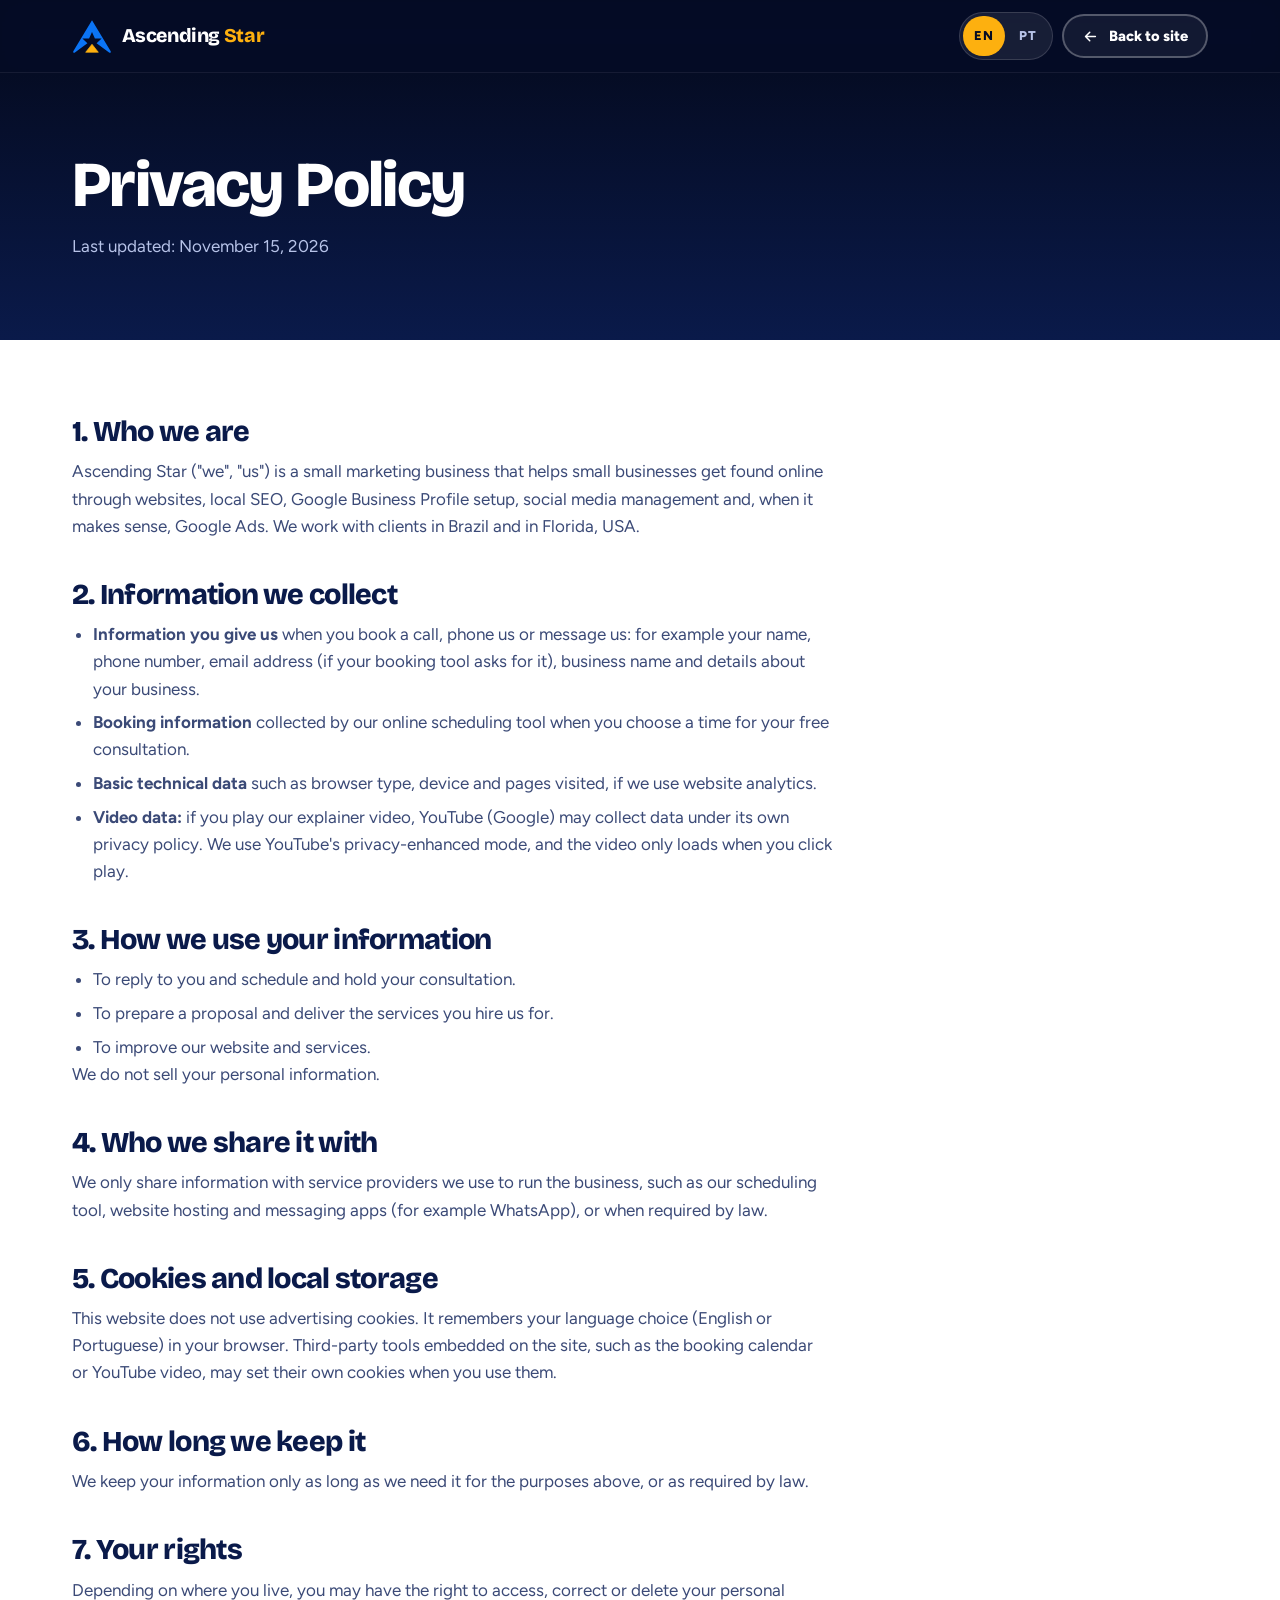
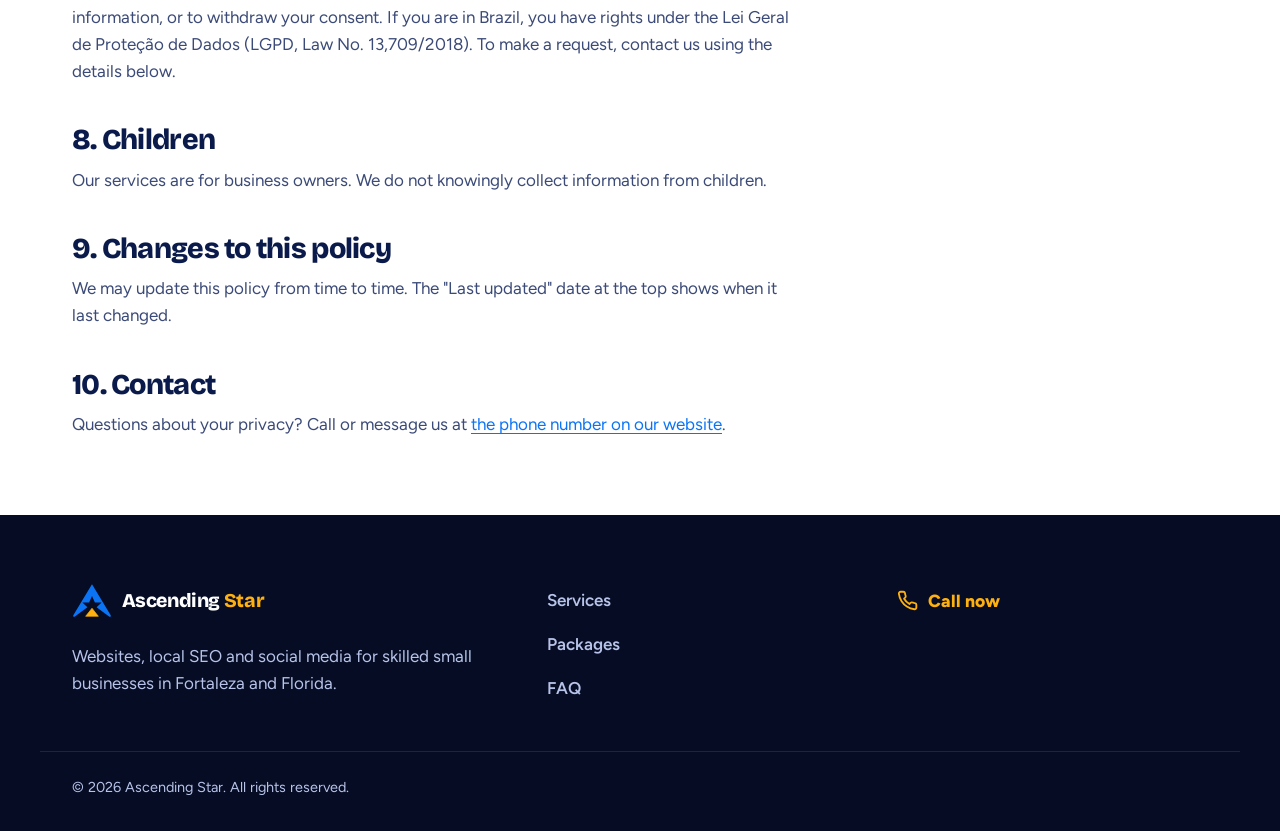
<file: privacy.html>
<!doctype html>
<html lang="en">
<head>
  <meta charset="utf-8">
  <meta name="viewport" content="width=device-width, initial-scale=1, viewport-fit=cover">
  <title data-i18n="privacy.metaTitle">Privacy Policy | Ascending Star</title>
  <meta name="description" data-i18n-attr="content:privacy.metaDesc" content="How Ascending Star collects, uses and protects your information.">
  <meta name="theme-color" content="#060F2C">
  <link rel="icon" href="assets/img/favicon.svg" type="image/svg+xml">
  <link rel="preconnect" href="https://fonts.googleapis.com">
  <link rel="preconnect" href="https://fonts.gstatic.com" crossorigin>
  <link href="https://fonts.googleapis.com/css2?family=Bricolage+Grotesque:opsz,wght@12..96,600..800&family=Figtree:wght@400;500;600;700;800&display=swap" rel="stylesheet">
  <link rel="stylesheet" href="assets/css/styles.css">
  <script>document.documentElement.classList.add('js');</script>
  <!-- NOTE: This is a plain-language template, not legal advice. Have it reviewed before launch. -->
</head>
<body>

<svg width="0" height="0" style="position:absolute" aria-hidden="true">
  <symbol id="i-arrow" viewBox="0 0 24 24"><path d="M19 12H5M11 18l-6-6 6-6"/></symbol>
  <symbol id="i-phone" viewBox="0 0 24 24"><path d="M22 16.9v3a2 2 0 0 1-2.2 2 19.8 19.8 0 0 1-8.6-3.1 19.5 19.5 0 0 1-6-6A19.8 19.8 0 0 1 2.1 4.2 2 2 0 0 1 4.1 2h3a2 2 0 0 1 2 1.7c.1 1 .4 1.9.7 2.8a2 2 0 0 1-.5 2.1L8.1 9.9a16 16 0 0 0 6 6l1.3-1.3a2 2 0 0 1 2.1-.4c.9.3 1.8.6 2.8.7a2 2 0 0 1 1.7 2z"/></symbol>
  <symbol id="i-social" viewBox="0 0 24 24"><rect x="3" y="3" width="18" height="18" rx="5"/><circle cx="12" cy="12" r="4"/><path d="M17.5 6.5h.01"/></symbol>
  <symbol id="i-mark" viewBox="110 80 800 690"><path fill="#0B74F5" stroke="none" d="M510 100 L878 708 Q906 750 858 750 L602 558 L702 465 L568 465 L510 335 L452 465 L318 465 L418 558 L162 750 Q114 750 142 708 Z"/><path fill="#FDB00F" stroke="#FDB00F" stroke-width="14" stroke-linejoin="round" d="M510 580 L636 740 L384 740 Z"/></symbol>
</svg>

<header class="site-header" id="top">
  <div class="container header-inner">
    <a class="brand" href="index.html" aria-label="Ascending Star — home">
      <svg class="brand-mark" aria-hidden="true"><use href="#i-mark"/></svg>
      <span class="brand-word">Ascending <b>Star</b></span>
    </a>
    <div class="header-actions">
      <div class="lang-switch" role="group" aria-label="Language / Idioma">
        <button type="button" data-lang="en" aria-pressed="true">EN</button>
        <button type="button" data-lang="pt" aria-pressed="false">PT</button>
      </div>
      <a class="btn btn-ghost btn-sm" href="index.html">
        <svg class="ic" aria-hidden="true"><use href="#i-arrow"/></svg>
        <span data-i18n="privacy.back">Back to site</span>
      </a>
    </div>
  </div>
</header>

<main id="main">
  <section class="legal-hero">
    <div class="container">
      <h1 data-i18n="footer.privacy">Privacy Policy</h1>
      <p data-lang-block="en">Last updated: November 15, 2026</p>
      <p data-lang-block="pt">Última atualização: 15 de novembro de 2026</p>
    </div>
  </section>

  <section class="legal">
    <div class="container">

      <!-- ================= ENGLISH ================= -->
      <article class="legal-body" data-lang-block="en" lang="en">
        <h2>1. Who we are</h2>
        <p>Ascending Star ("we", "us") is a small marketing business that helps small businesses get found online through websites, local SEO, Google Business Profile setup, social media management and, when it makes sense, Google Ads. We work with clients in Brazil and in Florida, USA.</p>

        <h2>2. Information we collect</h2>
        <ul>
          <li><strong>Information you give us</strong> when you book a call, phone us or message us: for example your name, phone number, email address (if your booking tool asks for it), business name and details about your business.</li>
          <li><strong>Booking information</strong> collected by our online scheduling tool when you choose a time for your free consultation.</li>
          <li><strong>Basic technical data</strong> such as browser type, device and pages visited, if we use website analytics.</li>
          <li><strong>Video data:</strong> if you play our explainer video, YouTube (Google) may collect data under its own privacy policy. We use YouTube's privacy-enhanced mode, and the video only loads when you click play.</li>
        </ul>

        <h2>3. How we use your information</h2>
        <ul>
          <li>To reply to you and schedule and hold your consultation.</li>
          <li>To prepare a proposal and deliver the services you hire us for.</li>
          <li>To improve our website and services.</li>
        </ul>
        <p>We do not sell your personal information.</p>

        <h2>4. Who we share it with</h2>
        <p>We only share information with service providers we use to run the business, such as our scheduling tool, website hosting and messaging apps (for example WhatsApp), or when required by law.</p>

        <h2>5. Cookies and local storage</h2>
        <p>This website does not use advertising cookies. It remembers your language choice (English or Portuguese) in your browser. Third-party tools embedded on the site, such as the booking calendar or YouTube video, may set their own cookies when you use them.</p>

        <h2>6. How long we keep it</h2>
        <p>We keep your information only as long as we need it for the purposes above, or as required by law.</p>

        <h2>7. Your rights</h2>
        <p>Depending on where you live, you may have the right to access, correct or delete your personal information, or to withdraw your consent. If you are in Brazil, you have rights under the Lei Geral de Proteção de Dados (LGPD, Law No. 13,709/2018). To make a request, contact us using the details below.</p>

        <h2>8. Children</h2>
        <p>Our services are for business owners. We do not knowingly collect information from children.</p>

        <h2>9. Changes to this policy</h2>
        <p>We may update this policy from time to time. The "Last updated" date at the top shows when it last changed.</p>

        <h2>10. Contact</h2>
        <p>Questions about your privacy? Call or message us at <a href="index.html#book" data-call><span data-phone-text>the phone number on our website</span></a>.</p>
      </article>

      <!-- ================= PORTUGUÊS ================= -->
      <article class="legal-body" data-lang-block="pt" lang="pt-BR">
        <h2>1. Quem somos</h2>
        <p>A Ascending Star ("nós") é um pequeno negócio de marketing que ajuda pequenas empresas a serem encontradas na internet por meio de sites, SEO local, configuração do Perfil da Empresa no Google, gestão de redes sociais e, quando faz sentido, Google Ads. Atendemos clientes no Brasil e na Flórida, EUA.</p>

        <h2>2. Informações que coletamos</h2>
        <ul>
          <li><strong>Informações que você nos fornece</strong> ao agendar uma ligação, nos ligar ou mandar mensagem: por exemplo, seu nome, telefone, e-mail (se a ferramenta de agendamento pedir), nome da empresa e detalhes sobre o seu negócio.</li>
          <li><strong>Informações de agendamento</strong> coletadas pela nossa ferramenta de agendamento online quando você escolhe um horário para a consulta gratuita.</li>
          <li><strong>Dados técnicos básicos</strong>, como tipo de navegador, dispositivo e páginas visitadas, caso usemos ferramentas de análise do site.</li>
          <li><strong>Dados de vídeo:</strong> se você assistir ao nosso vídeo explicativo, o YouTube (Google) pode coletar dados conforme a política de privacidade dele. Usamos o modo de privacidade aprimorada do YouTube, e o vídeo só carrega quando você clica para assistir.</li>
        </ul>

        <h2>3. Como usamos suas informações</h2>
        <ul>
          <li>Para responder você e para agendar e realizar sua consulta.</li>
          <li>Para preparar uma proposta e prestar os serviços que você contratar.</li>
          <li>Para melhorar nosso site e nossos serviços.</li>
        </ul>
        <p>Não vendemos suas informações pessoais.</p>

        <h2>4. Com quem compartilhamos</h2>
        <p>Só compartilhamos informações com prestadores de serviço que usamos para operar o negócio, como a ferramenta de agendamento, a hospedagem do site e aplicativos de mensagem (por exemplo, WhatsApp), ou quando exigido por lei.</p>

        <h2>5. Cookies e armazenamento local</h2>
        <p>Este site não usa cookies de publicidade. Ele guarda no seu navegador o idioma que você escolheu (português ou inglês). Ferramentas de terceiros incorporadas ao site, como o calendário de agendamento ou o vídeo do YouTube, podem usar seus próprios cookies quando você as utiliza.</p>

        <h2>6. Por quanto tempo guardamos</h2>
        <p>Guardamos suas informações apenas pelo tempo necessário para as finalidades acima, ou conforme exigido por lei.</p>

        <h2>7. Seus direitos</h2>
        <p>De acordo com a Lei Geral de Proteção de Dados (LGPD, Lei nº 13.709/2018), você pode solicitar acesso, correção ou exclusão dos seus dados pessoais, além de revogar seu consentimento. Para fazer uma solicitação, entre em contato pelos dados abaixo.</p>

        <h2>8. Crianças</h2>
        <p>Nossos serviços são voltados para donos de negócios. Não coletamos intencionalmente informações de crianças.</p>

        <h2>9. Alterações nesta política</h2>
        <p>Podemos atualizar esta política de tempos em tempos. A data de "Última atualização" no topo mostra quando ela foi alterada.</p>

        <h2>10. Contato</h2>
        <p>Dúvidas sobre sua privacidade? Ligue ou mande mensagem para <a href="index.html#book" data-call><span data-phone-text>o telefone informado no nosso site</span></a>.</p>
      </article>

    </div>
  </section>
</main>

<footer class="site-footer">
  <div class="container footer-grid">
    <div class="footer-brand">
      <a class="brand" href="index.html" aria-label="Ascending Star — home">
        <svg class="brand-mark" aria-hidden="true"><use href="#i-mark"/></svg>
        <span class="brand-word">Ascending <b>Star</b></span>
      </a>
      <p data-i18n="footer.tag">Websites, local SEO and social media for skilled small businesses in Fortaleza and Florida.</p>
    </div>
    <nav class="footer-links" aria-label="Footer">
      <a href="index.html#services" data-i18n="nav.services">Services</a>
      <a href="index.html#packages" data-i18n="nav.packages">Packages</a>
      <a href="index.html#faq" data-i18n="nav.faq">FAQ</a>
    </nav>
    <div class="footer-contact">
      <a href="index.html#book" data-call class="footer-phone">
        <svg class="ic" aria-hidden="true"><use href="#i-phone"/></svg>
        <span data-phone-text data-i18n="cta.call">Call now</span>
      </a>
      <a href="#" data-instagram hidden class="footer-social" target="_blank" rel="noopener">
        <svg class="ic" aria-hidden="true"><use href="#i-social"/></svg>
        <span>Instagram</span>
      </a>
    </div>
  </div>
  <div class="container footer-bottom">
    <p>© <span id="year">2026</span> Ascending Star. <span data-i18n="footer.rights">All rights reserved.</span></p>
  </div>
</footer>

<script src="assets/js/main.js" defer></script>
</body>
</html>
</file>
<file: assets/css/styles.css>
/* =========================================================
   Ascending Star — styles
   Tokens are documented in DESIGN.md
   ========================================================= */

:root {
  /* Brand (from logo) */
  --blue-500: #0B74F5;
  --blue-400: #3D8EFF;
  --blue-200: #A9CBFF;
  --gold-500: #FDB00F;
  --gold-600: #E09A00;
  --yellow-300: #FFD23F;

  /* Surfaces */
  --navy-950: #050C24;
  --navy-900: #0A1A4A;
  --navy-800: #102565;
  --navy-700: #193585;
  --cream-50: #FFF8E8;
  --cream-100: #FFEFC7;
  --white: #FFFFFF;

  /* Text */
  --ink: #0A1A4A;
  --ink-soft: #3B4A77;
  --on-dark: #FFFFFF;
  --on-dark-soft: #B7C3E8;

  /* Type */
  --font-display: "Bricolage Grotesque", "Arial Black", system-ui, sans-serif;
  --font-body: "Figtree", system-ui, -apple-system, "Segoe UI", sans-serif;

  /* Shape & depth */
  --r-sm: 12px;
  --r-md: 20px;
  --r-lg: 28px;
  --r-pill: 999px;
  --shadow-card: 0 1px 0 rgba(10, 26, 74, .06), 0 18px 40px -22px rgba(10, 26, 74, .35);
  --shadow-dark: 0 30px 60px -30px rgba(0, 0, 0, .7);
  --shadow-gold: 0 14px 30px -12px rgba(253, 176, 15, .65);

  /* Layout */
  --container: 1200px;
  --gutter: clamp(16px, 4vw, 32px);
  --section-y: clamp(4.5rem, 9vw, 8rem);
  --header-h: 72px;

  /* Motion */
  --ease-out: cubic-bezier(.22, 1, .36, 1);
  --ease-in-out: cubic-bezier(.65, 0, .35, 1);
}

/* ---------- Reset ---------- */
*, *::before, *::after { box-sizing: border-box; }
html { -webkit-text-size-adjust: 100%; scroll-behavior: smooth; scroll-padding-top: calc(var(--header-h) + 12px); }
body {
  margin: 0;
  font-family: var(--font-body);
  font-size: 1.0625rem;
  line-height: 1.6;
  color: var(--ink);
  background: var(--navy-950);
  -webkit-font-smoothing: antialiased;
  text-rendering: optimizeLegibility;
  -webkit-tap-highlight-color: transparent;
}
img, svg, video, iframe { display: block; max-width: 100%; }
h1, h2, h3, p, ul, ol, figure { margin: 0; }
ul, ol { padding: 0; list-style: none; }
a { color: inherit; text-decoration: none; }
button { font: inherit; color: inherit; background: none; border: 0; padding: 0; cursor: pointer; }
[hidden] { display: none !important; }

:focus-visible { outline: 3px solid var(--gold-500); outline-offset: 3px; border-radius: 6px; }

.skip-link {
  position: absolute; left: 16px; top: -60px; z-index: 100;
  background: var(--gold-500); color: var(--ink); font-weight: 800;
  padding: .7rem 1rem; border-radius: var(--r-sm);
  transition: top .2s var(--ease-out);
}
.skip-link:focus { top: 12px; }

.container { width: 100%; max-width: var(--container); margin-inline: auto; padding-inline: var(--gutter); }

/* ---------- Icons ---------- */
.ic {
  width: 1.2em; height: 1.2em; flex: none;
  fill: none; stroke: currentColor; stroke-width: 2.1; stroke-linecap: round; stroke-linejoin: round;
}

/* ---------- Type ---------- */
h1, h2, h3 { font-family: var(--font-display); font-weight: 800; letter-spacing: -.025em; text-wrap: balance; }
h1 { font-size: clamp(2.5rem, 4.2vw + .9rem, 4.5rem); line-height: 1; }
h2 { font-size: clamp(2.1rem, 3.8vw + .6rem, 3.75rem); line-height: 1.02; }
h3 { font-size: clamp(1.2rem, .6vw + 1rem, 1.45rem); line-height: 1.15; letter-spacing: -.015em; }
p { text-wrap: pretty; }

.hl { color: var(--gold-500); }
.hl-blue { color: var(--blue-500); }

.eyebrow {
  display: inline-flex; align-items: center; gap: .5rem;
  font-size: .8rem; font-weight: 800; letter-spacing: .14em; text-transform: uppercase;
  color: var(--blue-500);
  margin-bottom: 1rem;
}
.eyebrow-dark { color: var(--gold-500); }
.eyebrow-ink { color: var(--navy-900); }
.eyebrow .ic { width: 1.1em; height: 1.1em; }

.lead { font-size: clamp(1.08rem, .3vw + 1rem, 1.25rem); color: var(--ink-soft); max-width: 60ch; }

/* ---------- Buttons ---------- */
.btn {
  --btn-bg: var(--navy-900); --btn-fg: var(--white);
  display: inline-flex; align-items: center; justify-content: center; gap: .6rem;
  min-height: 52px; padding: .85rem 1.5rem;
  font-family: var(--font-body); font-weight: 800; font-size: 1rem; line-height: 1.1; letter-spacing: .005em;
  color: var(--btn-fg); background: var(--btn-bg);
  border-radius: var(--r-pill); border: 2px solid transparent;
  transition: transform .25s var(--ease-out), box-shadow .25s var(--ease-out), background-color .2s, border-color .2s, color .2s;
  user-select: none; -webkit-user-select: none; touch-action: manipulation;
  text-align: center;
}
.btn .ic { width: 1.15em; height: 1.15em; transition: transform .25s var(--ease-out); }
.btn:active { transform: scale(.97); }
.btn-sm { min-height: 44px; padding: .55rem 1.1rem; font-size: .92rem; }
.btn-lg { min-height: 58px; padding: 1rem 1.75rem; font-size: 1.06rem; }
.btn-block { width: 100%; }

.btn-gold { --btn-bg: var(--gold-500); --btn-fg: var(--navy-950); box-shadow: var(--shadow-gold); }
.btn-navy { --btn-bg: var(--navy-900); --btn-fg: var(--white); }
.btn-ghost { --btn-bg: rgba(255, 255, 255, .06); --btn-fg: var(--white); border-color: rgba(255, 255, 255, .28); }
.btn-outline-ink { --btn-bg: transparent; --btn-fg: var(--navy-900); border-color: var(--navy-900); }

@media (hover: hover) {
  .btn:hover { transform: translateY(-2px); }
  .btn:hover .ic:last-child { transform: translateX(3px); }
  .btn-gold:hover { --btn-bg: var(--yellow-300); box-shadow: 0 18px 34px -12px rgba(253, 176, 15, .8); }
  .btn-navy:hover { --btn-bg: var(--navy-700); }
  .btn-ghost:hover { border-color: var(--white); --btn-bg: rgba(255, 255, 255, .12); }
  .btn-outline-ink:hover { --btn-bg: var(--navy-900); --btn-fg: var(--white); }
}

/* =========================================================
   HEADER
   ========================================================= */
.site-header {
  position: sticky; top: 0; z-index: 50;
  background: rgba(5, 12, 36, .82);
  -webkit-backdrop-filter: saturate(160%) blur(14px);
  backdrop-filter: saturate(160%) blur(14px);
  border-bottom: 1px solid rgba(255, 255, 255, .07);
  color: var(--on-dark);
  transition: background-color .3s, box-shadow .3s;
}
.site-header.is-scrolled { background: rgba(5, 12, 36, .95); box-shadow: 0 10px 30px -18px rgba(0, 0, 0, .8); }
.header-inner { display: flex; align-items: center; gap: 1rem; min-height: var(--header-h); }

.brand { display: inline-flex; align-items: center; gap: .6rem; flex: none; }
.brand-mark { width: 40px; height: 35px; }
.brand-word { font-family: var(--font-display); font-weight: 800; font-size: 1.22rem; letter-spacing: -.02em; color: var(--white); white-space: nowrap; }
.brand-word b { color: var(--gold-500); font-weight: 800; }

.nav { display: none; }
@media (max-width: 400px) {
  .brand-mark { width: 32px; height: 28px; }
  .brand-word { font-size: 1.04rem; }
  .header-inner { gap: .5rem; }
  .lang-switch button { min-width: 36px; padding: 0 .45rem; }
}
.header-actions { margin-left: auto; display: flex; align-items: center; gap: .6rem; }
.header-cta { display: none; }

.lang-switch {
  display: inline-flex; padding: 3px; gap: 2px;
  background: rgba(255, 255, 255, .08); border: 1px solid rgba(255, 255, 255, .14);
  border-radius: var(--r-pill);
}
.lang-switch button {
  min-width: 42px; min-height: 40px; padding: 0 .6rem;
  font-size: .8rem; font-weight: 800; letter-spacing: .06em;
  border-radius: var(--r-pill); color: var(--on-dark-soft);
  transition: background-color .2s, color .2s;
}
.lang-switch button[aria-pressed="true"] { background: var(--gold-500); color: var(--navy-950); }

.nav-toggle {
  display: inline-grid; place-items: center; width: 44px; height: 44px;
  border-radius: 12px; background: rgba(255, 255, 255, .08); border: 1px solid rgba(255, 255, 255, .14);
}
.nav-toggle .ic { width: 22px; height: 22px; }
.nav-toggle .ic-close { display: none; }
.nav-toggle[aria-expanded="true"] .ic-open { display: none; }
.nav-toggle[aria-expanded="true"] .ic-close { display: block; }

/* Mobile menu panel */
.nav.is-open {
  display: flex; flex-direction: column; gap: .25rem;
  position: absolute; left: 0; right: 0; top: 100%;
  padding: .75rem var(--gutter) 1.25rem;
  background: var(--navy-950);
  border-bottom: 1px solid rgba(255, 255, 255, .1);
  box-shadow: 0 30px 40px -20px rgba(0, 0, 0, .8);
  animation: menu-in .28s var(--ease-out);
}
.nav.is-open a { padding: .9rem .25rem; font-weight: 700; font-size: 1.1rem; border-bottom: 1px solid rgba(255, 255, 255, .07); }
.nav.is-open .nav-call { display: inline-flex; align-items: center; gap: .6rem; color: var(--gold-500); border-bottom: 0; }
@keyframes menu-in { from { opacity: 0; transform: translateY(-8px); } }

@media (min-width: 980px) {
  .nav-toggle { display: none; }
  .header-cta { display: inline-flex; }
  .nav { display: flex; align-items: center; gap: 1.75rem; margin-left: 2.5rem; }
  .nav a { font-weight: 700; font-size: .95rem; color: var(--on-dark-soft); transition: color .2s; position: relative; }
  .nav a::after {
    content: ""; position: absolute; left: 0; right: 0; bottom: -6px; height: 2px;
    background: var(--gold-500); transform: scaleX(0); transform-origin: left; transition: transform .3s var(--ease-out);
  }
  .nav a:hover { color: var(--white); }
  .nav a:hover::after { transform: scaleX(1); }
  .nav .nav-call { display: none; }
}

/* =========================================================
   HERO
   ========================================================= */
.hero {
  position: relative; overflow: hidden; isolation: isolate;
  background:
    radial-gradient(900px 520px at 85% 10%, rgba(11, 116, 245, .38), transparent 60%),
    radial-gradient(700px 500px at -10% 110%, rgba(253, 176, 15, .16), transparent 60%),
    linear-gradient(180deg, var(--navy-950), var(--navy-900));
  color: var(--on-dark);
  padding-block: clamp(2.5rem, 5vw, 4.5rem) clamp(4rem, 7vw, 6rem);
}
.hero-bg { position: absolute; inset: 0; z-index: -1; pointer-events: none; }
.hero-ghost {
  position: absolute; width: min(70vw, 780px); height: auto; aspect-ratio: 800 / 690;
  right: -12%; bottom: -18%; opacity: .07; transform: rotate(-8deg);
}
.spark { position: absolute; width: 6px; height: 6px; border-radius: 50%; background: var(--yellow-300); box-shadow: 0 0 14px 2px rgba(255, 210, 63, .7); animation: twinkle 3.4s ease-in-out infinite; }
.spark.s1 { top: 14%; left: 48%; }
.spark.s2 { top: 72%; left: 6%; animation-delay: 1.1s; width: 4px; height: 4px; }
.spark.s3 { top: 30%; right: 6%; animation-delay: 2.2s; width: 5px; height: 5px; }
@keyframes twinkle { 0%, 100% { opacity: .25; transform: scale(.7); } 50% { opacity: 1; transform: scale(1.15); } }

.hero-grid { display: grid; gap: 3rem; align-items: center; }
.hero h1 { margin-bottom: 1.4rem; }
.hero-sub { font-size: clamp(1.08rem, .35vw + 1rem, 1.28rem); color: var(--on-dark-soft); max-width: 56ch; margin-bottom: 2rem; }
.hero-ctas { display: flex; flex-wrap: wrap; gap: .8rem; margin-bottom: 2rem; }
.hero-chips { display: flex; flex-wrap: wrap; gap: .5rem .6rem; }
.hero-chips li {
  display: inline-flex; align-items: center; gap: .45rem;
  padding: .45rem .85rem; border-radius: var(--r-pill);
  background: rgba(255, 255, 255, .06); border: 1px solid rgba(255, 255, 255, .12);
  font-size: .9rem; font-weight: 700; color: var(--white);
}
.hero-chips .ic { color: var(--gold-500); width: 1.05em; height: 1.05em; }

/* Hero load-in */
.js .hero-copy > * { opacity: 0; transform: translateY(18px); animation: rise .8s var(--ease-out) forwards; }
.js .hero-copy > *:nth-child(2) { animation-delay: .08s; }
.js .hero-copy > *:nth-child(3) { animation-delay: .16s; }
.js .hero-copy > *:nth-child(4) { animation-delay: .24s; }
.js .hero-copy > *:nth-child(5) { animation-delay: .32s; }
.js .serp { opacity: 0; transform: translateY(26px) rotate(1.5deg); animation: rise-serp 1s .25s var(--ease-out) forwards; }
@keyframes rise { to { opacity: 1; transform: none; } }
@keyframes rise-serp { to { opacity: 1; transform: rotate(1.5deg); } }

/* ---------- SERP illustration ---------- */
.serp { --row: 78px; position: relative; max-width: 500px; width: 100%; justify-self: center; transform: rotate(1.5deg); }
.serp::before {
  content: ""; position: absolute; inset: 18px -14px -14px 18px; border-radius: var(--r-lg);
  background: var(--gold-500); z-index: -1; transform: rotate(-3deg);
}
.serp-card {
  background: var(--white); color: var(--ink); border-radius: var(--r-lg);
  padding: 1.1rem; box-shadow: var(--shadow-dark);
}
.serp-search {
  display: flex; align-items: center; gap: .6rem;
  padding: .75rem 1rem; border-radius: var(--r-pill);
  background: #F1F4FB; border: 1px solid #E1E7F5;
  font-weight: 600; font-size: .98rem; color: var(--ink);
  margin-bottom: 1rem;
}
.serp-search .ic { color: var(--blue-500); }
.serp-body { display: grid; grid-template-columns: 28px 1fr; gap: .5rem; }
.serp-ranks li {
  height: var(--row); display: grid; place-items: center;
  font-family: var(--font-display); font-weight: 800; font-size: 1.05rem; color: #9AA6C8;
}
.serp-ranks li:first-child { color: var(--gold-600); }
.serp-results { position: relative; height: calc(var(--row) * 4); }
.result {
  --i: 0;
  position: absolute; left: 0; right: 0; top: 0;
  height: calc(var(--row) - 10px); margin-top: 5px;
  display: flex; flex-direction: column; justify-content: center; gap: .15rem;
  padding: .55rem .9rem; border-radius: 14px;
  background: #F7F9FE; border: 1px solid #E6EBF7;
  transform: translateY(calc(var(--i) * var(--row)));
  transition: transform 1.1s var(--ease-in-out), box-shadow .6s, background-color .6s;
}
.r-name { font-weight: 800; font-size: .98rem; color: var(--ink); display: flex; align-items: center; gap: .5rem; white-space: nowrap; overflow: hidden; text-overflow: ellipsis; }
.r-meta { font-size: .82rem; color: #5B6890; white-space: nowrap; overflow: hidden; text-overflow: ellipsis; }
.r-stars { color: var(--gold-500); letter-spacing: .04em; }
.r-a { --i: 0; } .r-b { --i: 1; } .r-c { --i: 2; } .r-you { --i: 3; }
.r-you { background: #FFF6DC; border: 2px solid var(--gold-500); z-index: 2; }
.r-badge {
  font-size: .68rem; font-weight: 800; text-transform: uppercase; letter-spacing: .08em;
  background: var(--navy-900); color: var(--gold-500); padding: .2rem .5rem; border-radius: var(--r-pill);
}
.serp-results.is-ranked .r-you { --i: 0; box-shadow: 0 16px 30px -14px rgba(253, 176, 15, .9); }
.serp-results.is-ranked .r-a { --i: 1; }
.serp-results.is-ranked .r-b { --i: 2; }
.serp-results.is-ranked .r-c { --i: 3; }
.serp figcaption { position: absolute; right: 8px; bottom: -32px; font-size: .75rem; color: var(--on-dark-soft); opacity: .7; }

@media (min-width: 980px) {
  .hero-grid { grid-template-columns: 1.15fr .85fr; gap: 4rem; }
  .serp { --row: 82px; justify-self: end; }
}

/* =========================================================
   MARQUEE
   ========================================================= */
.marquee { background: var(--gold-500); color: var(--navy-950); overflow: hidden; border-block: 3px solid var(--navy-950); }
.marquee-track { display: flex; width: max-content; animation: marquee 38s linear infinite; }
.marquee-list { display: flex; flex: none; }
.marquee-list li {
  display: inline-flex; align-items: center;
  font-family: var(--font-display); font-weight: 800; font-size: clamp(1.1rem, 1.4vw + .7rem, 1.6rem);
  letter-spacing: -.01em; padding: 1rem 0; white-space: nowrap;
}
.marquee-list li::after { content: "✦"; margin-inline: 1.4rem; color: var(--blue-500); font-size: .9em; }
@keyframes marquee { to { transform: translateX(-50%); } }
@media (hover: hover) { .marquee:hover .marquee-track { animation-play-state: paused; } }

/* =========================================================
   SECTIONS
   ========================================================= */
.section { padding-block: var(--section-y); position: relative; }
.section-cream { background: var(--cream-50); color: var(--ink); }
.section-white { background: var(--white); color: var(--ink); }
.section-navy { background: var(--navy-900); color: var(--on-dark); }
.section-navy .lead { color: var(--on-dark-soft); }
.section-gold { background: linear-gradient(135deg, var(--yellow-300), var(--gold-500)); color: var(--navy-950); }

.section-head { max-width: 780px; margin-bottom: clamp(2.5rem, 5vw, 4rem); }
.section-head h2 + .lead { margin-top: 1.25rem; }

/* Scroll reveal */
.js .reveal { opacity: 0; transform: translateY(22px); transition: opacity .7s var(--ease-out), transform .7s var(--ease-out); }
.js .reveal.is-in { opacity: 1; transform: none; }

/* ---------- Before / After ---------- */
.ba-grid { display: grid; gap: 1.25rem; align-items: stretch; }
.ba-card { border-radius: var(--r-lg); padding: clamp(1.5rem, 3vw, 2.4rem); }
.ba-card h3 { font-size: clamp(1.35rem, 1vw + 1rem, 1.7rem); margin-bottom: 1.4rem; }
.ba-before { background: var(--white); border: 1px solid #EADFC2; box-shadow: var(--shadow-card); }
.ba-before h3 { color: var(--ink-soft); }
.ba-after { background: var(--navy-900); color: var(--white); box-shadow: 0 30px 50px -28px rgba(10, 26, 74, .7); position: relative; overflow: hidden; }
.ba-after::after {
  content: ""; position: absolute; right: -60px; top: -60px; width: 180px; height: 180px; border-radius: 50%;
  background: radial-gradient(circle, rgba(253, 176, 15, .35), transparent 70%);
}
.ba-after h3 { color: var(--gold-500); }
.ba-list { display: grid; gap: 1rem; }
.ba-list li { display: grid; grid-template-columns: auto 1fr; gap: .8rem; align-items: start; font-weight: 600; }
.ba-list .ic { width: 1.6rem; height: 1.6rem; padding: .3rem; border-radius: 50%; margin-top: .05rem; }
.ba-before .ic { background: #FDE5E5; color: #C2283A; stroke-width: 2.6; }
.ba-after .ic { background: var(--gold-500); color: var(--navy-950); stroke-width: 3; }
.ba-arrow { display: grid; place-items: center; color: var(--blue-500); }
.ba-arrow .ic { width: 2.4rem; height: 2.4rem; transform: rotate(90deg); stroke-width: 2.4; }

@media (min-width: 860px) {
  .ba-grid { grid-template-columns: 1fr auto 1.08fr; gap: 1.5rem; }
  .ba-arrow .ic { transform: none; }
  .ba-after { top: -14px; }
}

/* ---------- Services bento ---------- */
.bento { display: grid; gap: 1rem; }
.svc {
  position: relative; border-radius: var(--r-md); padding: clamp(1.5rem, 2.5vw, 2rem);
  background: var(--navy-800); border: 1px solid rgba(255, 255, 255, .08);
  transition: transform .35s var(--ease-out), border-color .3s, background-color .3s;
}
.svc h3 { margin: 1.1rem 0 .55rem; color: var(--white); }
.svc p { color: var(--on-dark-soft); font-size: 1rem; }
.svc-icon {
  display: inline-grid; place-items: center; width: 52px; height: 52px; border-radius: 14px;
  background: rgba(11, 116, 245, .18); color: var(--gold-500);
}
.svc-icon .ic { width: 26px; height: 26px; }
.svc-wide { background: linear-gradient(140deg, var(--blue-500), #0750B8); border-color: transparent; }
.svc-wide .svc-icon { background: rgba(255, 255, 255, .16); color: var(--yellow-300); }
.svc-wide p { color: #E3EEFF; }
.svc-cta { background: var(--gold-500); color: var(--navy-950); border-color: transparent; display: flex; flex-direction: column; }
.svc-cta h3 { color: var(--navy-950); margin-top: 0; font-size: clamp(1.4rem, 1.2vw + 1rem, 1.9rem); }
.svc-cta p { color: var(--navy-900); }
.svc-cta-link {
  margin-top: 1.4rem; align-self: flex-start;
  display: inline-flex; align-items: center; gap: .55rem; min-height: 52px; padding: .8rem 1.4rem;
  border-radius: var(--r-pill); background: var(--navy-950); color: var(--white); font-weight: 800;
}
.svc-cta-link .ic { transition: transform .25s var(--ease-out); }
@media (hover: hover) {
  .svc:hover { transform: translateY(-4px); border-color: rgba(253, 176, 15, .45); }
  .svc-cta:hover .svc-cta-link .ic { transform: translateX(5px); }
}
@media (min-width: 700px) { .bento { grid-template-columns: repeat(2, 1fr); } .svc-wide, .svc-cta { grid-column: span 2; } }
@media (min-width: 1020px) {
  .bento { grid-template-columns: repeat(3, 1fr); gap: 1.1rem; }
  .svc-wide { grid-column: span 2; }
  .svc-cta { grid-column: span 2; display: grid; grid-template-columns: 1fr auto; column-gap: 2rem; align-items: center; align-content: center; }
  .svc-cta h3, .svc-cta p { grid-column: 1; }
  .svc-cta .svc-cta-link { grid-column: 2; grid-row: 1 / span 2; margin: 0; align-self: center; }
  .svc-wide h3 { font-size: 1.9rem; }
  .svc-wide p { font-size: 1.12rem; max-width: 46ch; }
}

/* ---------- Video ---------- */
.video-wrap .section-head { margin-inline: auto; text-align: center; }
.video-frame {
  position: relative; aspect-ratio: 16 / 9; max-width: 980px; margin-inline: auto;
  border-radius: var(--r-lg); overflow: hidden; background: var(--navy-950);
  box-shadow: 0 40px 70px -40px rgba(10, 26, 74, .7);
  outline: 6px solid var(--white); outline-offset: -1px;
}
.video-frame iframe { width: 100%; height: 100%; border: 0; }
.video-poster {
  position: absolute; inset: 0; width: 100%; display: grid; place-items: center; align-content: center; gap: 1.1rem;
  background:
    radial-gradient(600px 300px at 50% 120%, rgba(253, 176, 15, .35), transparent 70%),
    radial-gradient(500px 300px at 10% -10%, rgba(11, 116, 245, .55), transparent 70%),
    var(--navy-900);
  color: var(--white);
}
.video-ghost { position: absolute; width: 46%; height: auto; aspect-ratio: 800 / 690; opacity: .12; left: 50%; top: 50%; transform: translate(-50%, -46%); }
.play-btn {
  position: relative; display: grid; place-items: center; width: clamp(68px, 9vw, 96px); aspect-ratio: 1; border-radius: 50%;
  background: var(--gold-500); color: var(--navy-950); box-shadow: 0 0 0 10px rgba(253, 176, 15, .2);
  transition: transform .3s var(--ease-out), box-shadow .3s;
}
.play-btn .ic { width: 40%; height: 40%; margin-left: 6%; }
.video-label { position: relative; font-weight: 800; font-size: clamp(.95rem, .5vw + .85rem, 1.15rem); }
@media (hover: hover) { .video-poster:hover .play-btn { transform: scale(1.07); box-shadow: 0 0 0 16px rgba(253, 176, 15, .22); } }
.video-poster[aria-disabled="true"] { cursor: default; }

/* ---------- Packages ---------- */
.pk-grid { display: grid; gap: 1.25rem; align-items: stretch; }
.pk {
  position: relative; display: flex; flex-direction: column;
  border-radius: var(--r-lg); padding: clamp(1.6rem, 3vw, 2.2rem);
  background: var(--cream-50); border: 1px solid #F0E3BF;
}
.pk h3 { font-size: clamp(2rem, 2vw + 1.2rem, 2.6rem); letter-spacing: -.03em; margin-bottom: 1.4rem; }
.pk-tag { font-weight: 800; font-size: .85rem; text-transform: uppercase; letter-spacing: .1em; color: var(--blue-500); margin-bottom: .4rem; }
.pk-list { display: grid; gap: .8rem; margin-bottom: 1.5rem; }
.pk-list li { display: grid; grid-template-columns: auto 1fr; gap: .7rem; align-items: start; font-weight: 600; }
.pk-list .ic { color: var(--blue-500); stroke-width: 3; margin-top: .2rem; }
.pk-time { display: flex; align-items: center; gap: .5rem; font-weight: 800; margin-top: auto; padding-top: 1.25rem; border-top: 1px dashed rgba(10, 26, 74, .2); }
.pk-time .ic { color: var(--gold-600); }
.pk-price { font-size: .92rem; color: var(--ink-soft); margin: .4rem 0 1.25rem; }
.pk-featured { background: var(--navy-900); color: var(--white); border: 0; box-shadow: 0 40px 60px -30px rgba(10, 26, 74, .75); }
.pk-featured .pk-tag { color: var(--gold-500); }
.pk-featured .pk-list .ic { color: var(--gold-500); }
.pk-featured .pk-time { border-top-color: rgba(255, 255, 255, .2); }
.pk-featured .pk-time .ic { color: var(--gold-500); }
.pk-featured .pk-price { color: var(--on-dark-soft); }
.pk-ribbon {
  position: absolute; top: -14px; left: clamp(1.6rem, 3vw, 2.2rem);
  background: var(--gold-500); color: var(--navy-950); font-weight: 800; font-size: .78rem; letter-spacing: .08em; text-transform: uppercase;
  padding: .4rem .8rem; border-radius: var(--r-pill); box-shadow: var(--shadow-gold);
}
@media (min-width: 900px) {
  .pk-grid { grid-template-columns: repeat(3, 1fr); gap: 1.25rem; }
  .pk-featured { top: -18px; }
}

/* ---------- Process: ascending steps ---------- */
.steps { display: grid; gap: 1rem; counter-reset: step; position: relative; }
.step {
  position: relative; padding: 1.6rem 1.5rem 1.7rem; border-radius: var(--r-md);
  background: var(--navy-800); border: 1px solid rgba(255, 255, 255, .08);
}
.step-num {
  display: inline-block; font-family: var(--font-display); font-weight: 800; font-size: 2.6rem; line-height: 1;
  color: transparent; -webkit-text-stroke: 1.5px var(--gold-500); margin-bottom: .9rem;
}
.step h3 { color: var(--white); margin-bottom: .5rem; }
.step p { color: var(--on-dark-soft); font-size: 1rem; }
.step:last-child { background: var(--gold-500); border-color: transparent; }
.step:last-child .step-num { color: var(--navy-950); -webkit-text-stroke: 0; }
.step:last-child h3, .step:last-child p { color: var(--navy-950); }

@media (min-width: 960px) {
  .steps { grid-template-columns: repeat(4, 1fr); align-items: start; gap: 1.1rem; padding-top: 1rem; }
  .step:nth-child(1) { margin-top: 7.5rem; }
  .step:nth-child(2) { margin-top: 5rem; }
  .step:nth-child(3) { margin-top: 2.5rem; }
  .steps::before {
    content: ""; position: absolute; left: 4%; right: 6%; top: 46%; height: 3px; transform: rotate(-6.5deg);
    background: repeating-linear-gradient(90deg, rgba(253, 176, 15, .55) 0 10px, transparent 10px 20px); z-index: 0;
  }
  .step { z-index: 1; }
}

/* ---------- Owner ---------- */
.owner-grid { display: grid; gap: 3rem; align-items: center; }
.owner-photo { position: relative; max-width: 440px; width: 100%; justify-self: center; aspect-ratio: 4 / 5; }
.owner-photo::before {
  content: ""; position: absolute; inset: 22px -18px -18px 22px; border-radius: var(--r-lg);
  background: var(--blue-500); z-index: 0;
}
.owner-photo img, .owner-placeholder {
  position: relative; z-index: 1; width: 100%; height: 100%; object-fit: cover; border-radius: var(--r-lg);
}
.owner-placeholder {
  display: grid; place-items: center; align-content: center; gap: .6rem;
  background: repeating-linear-gradient(-45deg, var(--navy-800) 0 14px, var(--navy-900) 14px 28px);
  color: var(--on-dark-soft); font-weight: 700; text-align: center;
}
.owner-placeholder .ic { width: 64px; height: 64px; color: var(--gold-500); stroke-width: 1.6; }
.owner-sticker {
  position: absolute; z-index: 2; right: -20px; top: -22px; width: 92px; height: 92px; border-radius: 50%;
  background: var(--navy-950); display: grid; place-items: center; box-shadow: 0 12px 28px -12px rgba(10, 26, 74, .8);
  border: 4px solid var(--cream-50); transform: rotate(8deg);
}
.owner-sticker svg { width: 56px; height: 48px; }
.owner-copy h2 { margin-bottom: 1.25rem; }
.owner-copy p + p { margin-top: 1rem; }
.owner-copy > p:not(.lead):not(.eyebrow) { color: var(--ink-soft); max-width: 60ch; }
.owner-points { display: grid; gap: .9rem; margin-top: 2rem; }
.owner-points li {
  display: grid; grid-template-columns: auto 1fr; gap: .8rem; align-items: center;
  padding: .9rem 1rem; border-radius: var(--r-sm); background: var(--white); border: 1px solid #EFE2C0;
}
.owner-points .ic { width: 2.4rem; height: 2.4rem; padding: .55rem; border-radius: 10px; background: var(--navy-900); color: var(--gold-500); }
@media (min-width: 640px) { .owner-points { grid-template-columns: 1fr 1fr; } }
@media (min-width: 960px) { .owner-grid { grid-template-columns: .85fr 1.15fr; gap: 5rem; } }

/* ---------- FAQ ---------- */
.faq-wrap { display: grid; gap: 1rem; }
.faq-list { display: grid; gap: .75rem; }
.faq { border-radius: var(--r-md); background: var(--cream-50); border: 1px solid #F0E3BF; transition: background-color .25s, border-color .25s; }
.faq[open] { background: var(--white); border-color: var(--blue-500); box-shadow: var(--shadow-card); }
.faq summary {
  list-style: none; cursor: pointer; display: flex; align-items: center; justify-content: space-between; gap: 1rem;
  padding: 1.2rem 1.4rem; font-family: var(--font-display); font-weight: 800; font-size: clamp(1.08rem, .5vw + 1rem, 1.3rem); letter-spacing: -.01em;
  min-height: 60px;
}
.faq summary::-webkit-details-marker { display: none; }
.faq summary .ic {
  width: 2rem; height: 2rem; padding: .4rem; border-radius: 50%; background: var(--navy-900); color: var(--gold-500);
  transition: transform .3s var(--ease-out), background-color .25s;
}
.faq[open] summary .ic { transform: rotate(45deg); background: var(--gold-500); color: var(--navy-950); }
.faq p { padding: 0 1.4rem 1.4rem; color: var(--ink-soft); max-width: 70ch; }
@media (min-width: 960px) {
  .faq-wrap { grid-template-columns: .8fr 1.2fr; gap: 4rem; align-items: start; }
  .faq-wrap .section-head { position: sticky; top: calc(var(--header-h) + 2rem); }
}

/* ---------- Book ---------- */
.book-grid { display: grid; gap: 2.5rem; align-items: start; }
.book-copy h2 { color: var(--navy-950); margin-bottom: 1.1rem; }
.book-copy .lead { color: var(--navy-900); }
.book-points { display: grid; gap: .6rem; margin: 1.6rem 0 2rem; }
.book-points li { display: flex; align-items: center; gap: .65rem; font-weight: 700; }
.book-points .ic { width: 1.6rem; height: 1.6rem; padding: .3rem; border-radius: 50%; background: var(--navy-950); color: var(--gold-500); stroke-width: 3; }
.book-alt { font-weight: 800; margin-bottom: .75rem; }
.book-alt-btns { display: flex; flex-wrap: wrap; gap: .7rem; }
.book-card {
  background: var(--white); border-radius: var(--r-lg); box-shadow: 0 40px 70px -35px rgba(5, 12, 36, .65);
  overflow: hidden; border: 3px solid var(--navy-950);
}
.booking-embed iframe { width: 100%; height: 700px; border: 0; }
.booking-fallback { padding: clamp(1.75rem, 4vw, 2.75rem); display: grid; gap: 1rem; justify-items: start; }
.booking-icon { display: grid; place-items: center; width: 64px; height: 64px; border-radius: 18px; background: var(--navy-900); color: var(--gold-500); }
.booking-icon .ic { width: 30px; height: 30px; }
.booking-fallback h3 { font-size: clamp(1.4rem, 1vw + 1.1rem, 1.85rem); }
.booking-fallback p { color: var(--ink-soft); margin-bottom: .5rem; }
@media (min-width: 960px) { .book-grid { grid-template-columns: 1fr 1fr; gap: 4rem; align-items: center; } }

/* =========================================================
   FOOTER
   ========================================================= */
.site-footer { background: var(--navy-950); color: var(--on-dark-soft); padding: 4rem 0 2rem; }
.footer-grid { display: grid; gap: 2.5rem; padding-bottom: 2.5rem; border-bottom: 1px solid rgba(255, 255, 255, .1); }
.footer-brand p { margin-top: 1rem; max-width: 38ch; }
.footer-links { display: grid; gap: .65rem; align-content: start; }
.footer-links a, .footer-contact a { font-weight: 600; transition: color .2s; min-height: 44px; display: inline-flex; align-items: center; }
.footer-links { gap: 0; }
.brand { min-height: 44px; }
.footer-links a:hover, .footer-contact a:hover { color: var(--white); }
.footer-contact { display: grid; gap: .75rem; align-content: start; }
.footer-contact a { gap: .6rem; }
.footer-phone { color: var(--gold-500); font-weight: 800 !important; font-size: 1.1rem; }
.footer-bottom { padding-top: 1.5rem; font-size: .9rem; }
@media (min-width: 800px) { .footer-grid { grid-template-columns: 1.4fr 1fr 1fr; } }

/* ---------- Mobile sticky bar ---------- */
.mobile-bar {
  position: fixed; left: 0; right: 0; bottom: 0; z-index: 60;
  display: grid; grid-template-columns: 1fr 2fr; gap: .6rem;
  padding: .65rem var(--gutter) calc(.65rem + env(safe-area-inset-bottom));
  background: rgba(5, 12, 36, .94);
  -webkit-backdrop-filter: blur(12px); backdrop-filter: blur(12px);
  border-top: 1px solid rgba(255, 255, 255, .1);
  transform: translateY(110%); transition: transform .35s var(--ease-out);
}
.mobile-bar.is-visible { transform: none; }
.mobile-bar .btn { min-height: 50px; padding-inline: 1rem; }
@media (max-width: 979px) { body { padding-bottom: calc(76px + env(safe-area-inset-bottom)); } }
@media (min-width: 980px) { .mobile-bar { display: none; } }

/* =========================================================
   PRIVACY PAGE
   ========================================================= */
.legal-hero { background: linear-gradient(180deg, var(--navy-950), var(--navy-900)); color: var(--white); padding-block: clamp(3rem, 7vw, 5rem); }
.legal-hero h1 { font-size: clamp(2.4rem, 4vw + 1rem, 4rem); }
.legal-hero p { color: var(--on-dark-soft); margin-top: 1rem; }
.legal { background: var(--white); padding-block: clamp(3rem, 6vw, 5rem); }
.legal-body { max-width: 760px; }
.legal-body h2 { font-size: clamp(1.4rem, 1vw + 1.1rem, 1.8rem); margin: 2.5rem 0 .75rem; }
.legal-body h2:first-child { margin-top: 0; }
.legal-body p, .legal-body li { color: var(--ink-soft); }
.legal-body ul { list-style: disc; padding-left: 1.3rem; display: grid; gap: .4rem; margin-top: .5rem; }
.legal-body p + p { margin-top: .9rem; }
.legal-body a { color: var(--blue-500); text-decoration: underline; text-underline-offset: 3px; }
html[lang="en"] [data-lang-block="pt"], html[lang="pt-BR"] [data-lang-block="en"] { display: none; }

/* =========================================================
   REDUCED MOTION
   ========================================================= */
@media (prefers-reduced-motion: reduce) {
  html { scroll-behavior: auto; }
  *, *::before, *::after { animation-duration: .01ms !important; animation-iteration-count: 1 !important; transition-duration: .01ms !important; }
  .marquee-track { animation: none; }
  .js .reveal, .js .hero-copy > *, .js .serp { opacity: 1; transform: none; }
  .js .serp { transform: rotate(1.5deg); }
}
</file>
